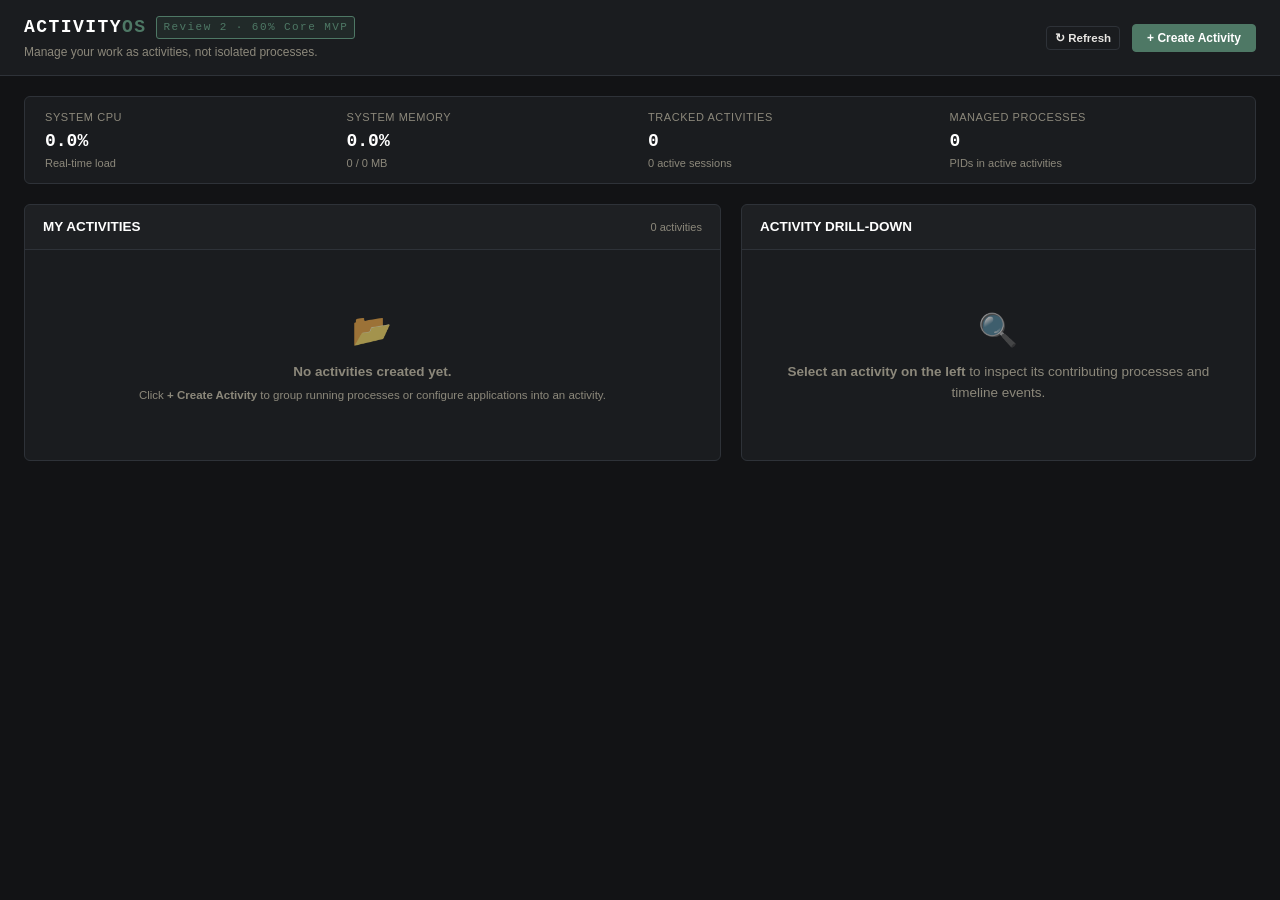
<file: activityos/ui/web/index.html>
<!DOCTYPE html>
<html lang="en">
<head>
  <meta charset="UTF-8">
  <meta name="viewport" content="width=device-width, initial-scale=1.0">
  <title>ActivityOS — Core MVP (Review 2)</title>
  <link rel="stylesheet" href="style.css">
</head>
<body>

  <!-- App Header -->
  <header class="app-header">
    <div class="brand">
      <div class="brand-title">
        <span>ACTIVITY<span style="color: var(--accent-proposed);">OS</span></span>
        <span class="version-chip">Review 2 · 60% Core MVP</span>
      </div>
      <div class="brand-subtitle">Manage your work as activities, not isolated processes.</div>
    </div>
    <div class="header-actions">
      <button class="btn btn-outline btn-sm" onclick="refreshData()" title="Refresh now">↻ Refresh</button>
      <button class="btn btn-primary" onclick="openCreateModal()">+ Create Activity</button>
    </div>
  </header>

  <!-- Main Container -->
  <div class="container">

    <!-- System Overview Ribbon -->
    <div class="system-ribbon">
      <div class="metric-item">
        <div class="metric-label">System CPU</div>
        <div class="metric-value" id="sysCpuVal">0.0%</div>
        <div class="metric-sub" id="sysCpuSub">Real-time load</div>
      </div>
      <div class="metric-item">
        <div class="metric-label">System Memory</div>
        <div class="metric-value" id="sysMemVal">0.0%</div>
        <div class="metric-sub" id="sysMemSub">0 / 0 MB</div>
      </div>
      <div class="metric-item">
        <div class="metric-label">Tracked Activities</div>
        <div class="metric-value" id="actCountVal">0</div>
        <div class="metric-sub" id="actActiveSub">0 active sessions</div>
      </div>
      <div class="metric-item">
        <div class="metric-label">Managed Processes</div>
        <div class="metric-value" id="procCountVal">0</div>
        <div class="metric-sub">PIDs in active activities</div>
      </div>
    </div>

    <!-- Layout Grid: Activities List & Drill Down Panel -->
    <div class="layout-grid">

      <!-- Left Panel: My Activities -->
      <section class="panel">
        <div class="panel-head">
          <div class="panel-title">
            <span>MY ACTIVITIES</span>
          </div>
          <span class="metric-sub" id="activitiesTotalLabel">0 activities</span>
        </div>
        <div class="panel-body" id="activitiesList">
          <div class="empty-state">
            <div class="empty-state-icon">📂</div>
            <p><strong>No activities created yet.</strong></p>
            <p style="font-size: 11.5px; margin-top: 4px;">Click <strong>+ Create Activity</strong> to group running processes or configure applications into an activity.</p>
          </div>
        </div>
      </section>

      <!-- Right Panel: Activity Drill Down & Event Log -->
      <section class="panel">
        <div class="panel-head">
          <div class="panel-title">
            <span id="drilldownTitle">ACTIVITY DRILL-DOWN</span>
          </div>
          <span class="status-badge STOPPED" id="drilldownBadge" style="display:none;">STOPPED</span>
        </div>
        <div class="panel-body" id="drilldownContent">
          <div class="empty-state">
            <div class="empty-state-icon">🔍</div>
            <p><strong>Select an activity on the left</strong> to inspect its contributing processes and timeline events.</p>
          </div>
        </div>
      </section>

    </div>

  </div>

  <!-- Create Activity Modal -->
  <div class="modal-overlay" id="createModal" style="display: none;">
    <div class="modal-content">
      <div class="modal-header">
        <div class="modal-title">Create New Activity</div>
        <button class="btn btn-outline btn-sm" onclick="closeCreateModal()">✕</button>
      </div>
      <div class="modal-body">
        
        <div class="info-banner">
          Define what you are doing (e.g. <em>Study</em>, <em>Coding</em>, <em>Research</em>) and associate real Linux processes with it.
        </div>

        <div class="form-group">
          <label class="form-label">Activity Name</label>
          <input type="text" id="newActName" class="form-input" placeholder="e.g. Study, Coding, Research, Gaming" autofocus>
        </div>

        <div class="form-group">
          <label class="form-label">Associate Running Linux Processes</label>
          <div style="display: flex; gap: 8px; margin-bottom: 6px;">
            <input type="text" id="procFilter" class="form-input" placeholder="Filter processes by name or PID..." oninput="renderProcessSelectionTable()" style="flex: 1;">
            <button class="btn btn-outline btn-sm" onclick="fetchRunningProcesses()">↻ Scan Processes</button>
          </div>

          <div class="process-select-table">
            <table class="data-table">
              <thead>
                <tr>
                  <th class="checkbox-col"><input type="checkbox" id="selectAllCheckbox" onchange="toggleSelectAll(this)"></th>
                  <th>PID</th>
                  <th>Process Name</th>
                  <th>Memory (RSS)</th>
                  <th>State</th>
                </tr>
              </thead>
              <tbody id="processSelectTbody">
                <tr><td colspan="5" style="text-align: center; color: var(--text-dim); padding: 14px;">Scanning system processes...</td></tr>
              </tbody>
            </table>
          </div>
          <div style="font-size: 11px; color: var(--text-dim); margin-top: 4px;">
            Selected PIDs: <span class="mono" id="selectedPidsSummary">None</span>
          </div>
        </div>

        <div class="form-group">
          <label class="form-label">Optional: Configured Launch Application</label>
          <input type="text" id="newActAppCommand" class="form-input mono" placeholder="e.g. code, google-chrome, python demo_workload.py">
          <span style="font-size: 10.5px; color: var(--text-dim);">When you click "Start Activity", ActivityOS will automatically spawn this command and resolve its Linux PIDs.</span>
        </div>

      </div>
      <div class="modal-footer">
        <button class="btn btn-outline" onclick="closeCreateModal()">Cancel</button>
        <button class="btn btn-primary" onclick="submitCreateActivity()">Create Activity</button>
      </div>
    </div>
  </div>

  <script src="app.js"></script>
</body>
</html>
</file>
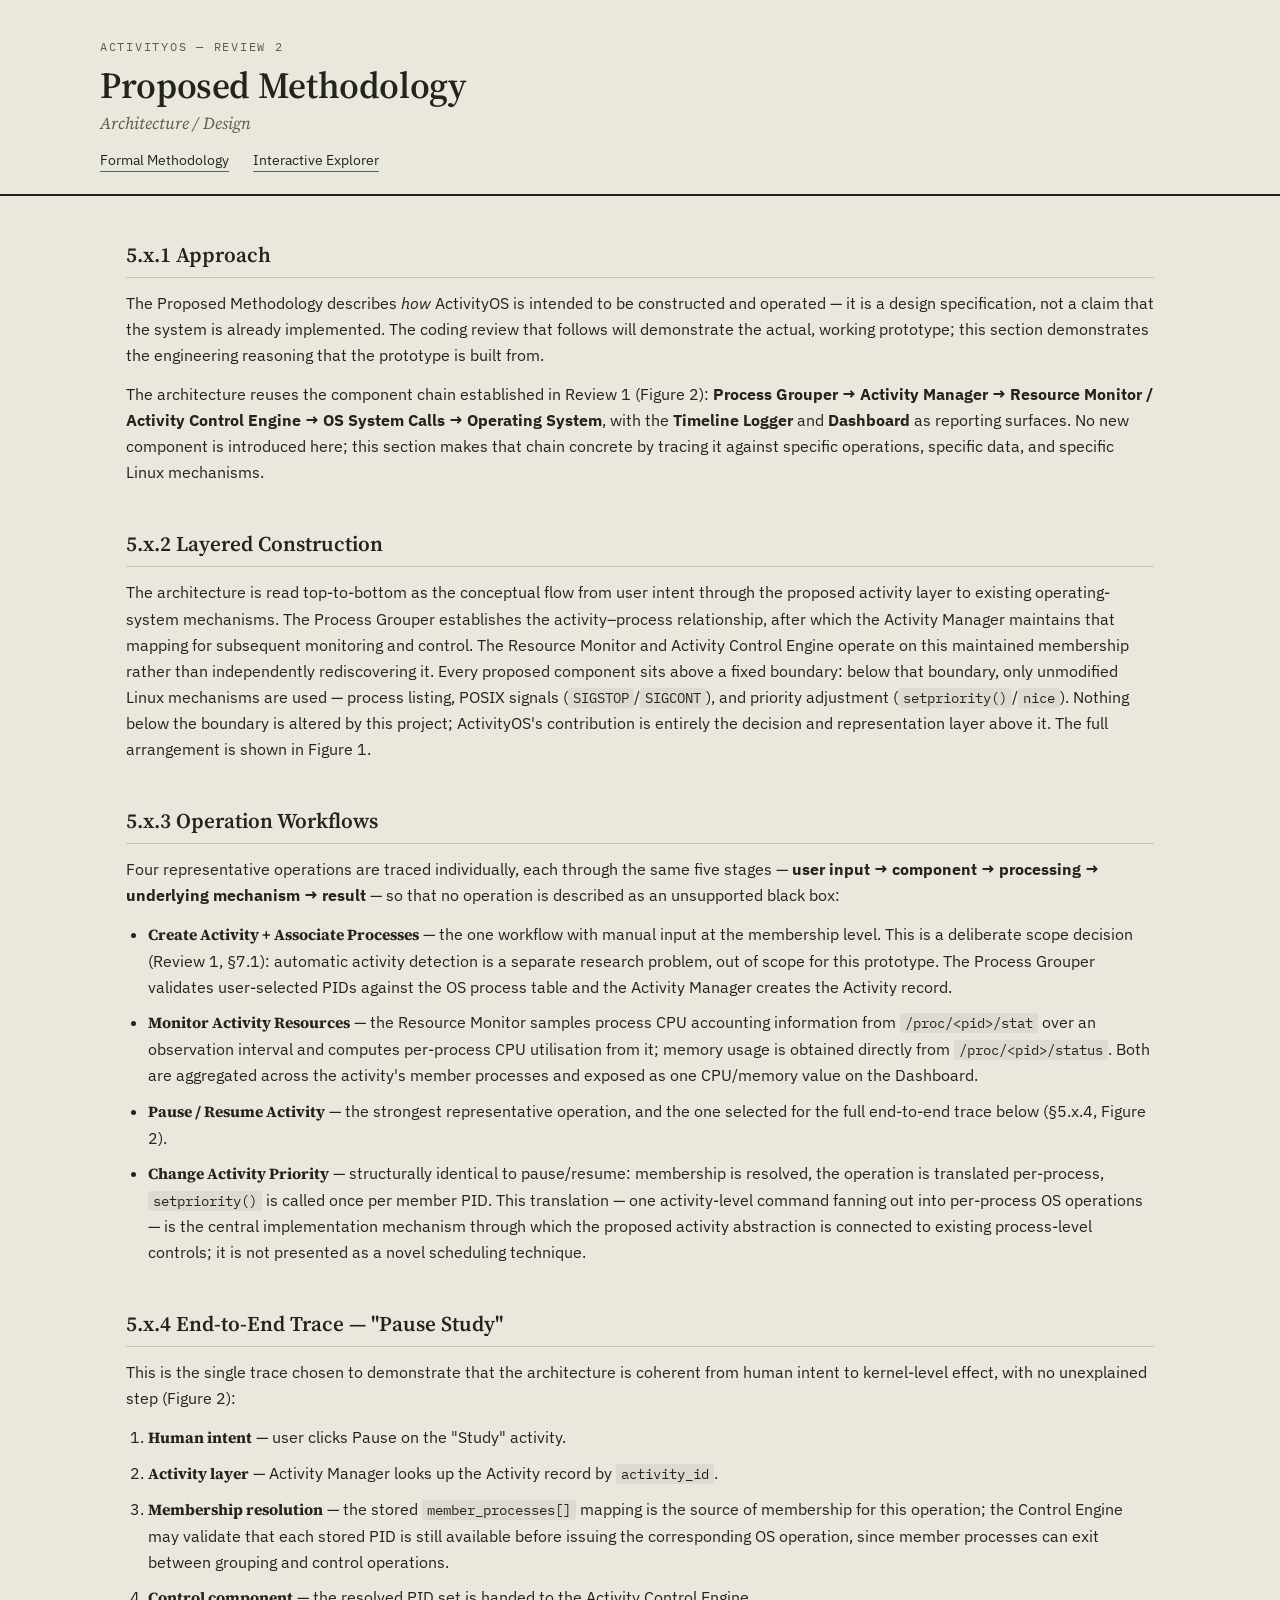
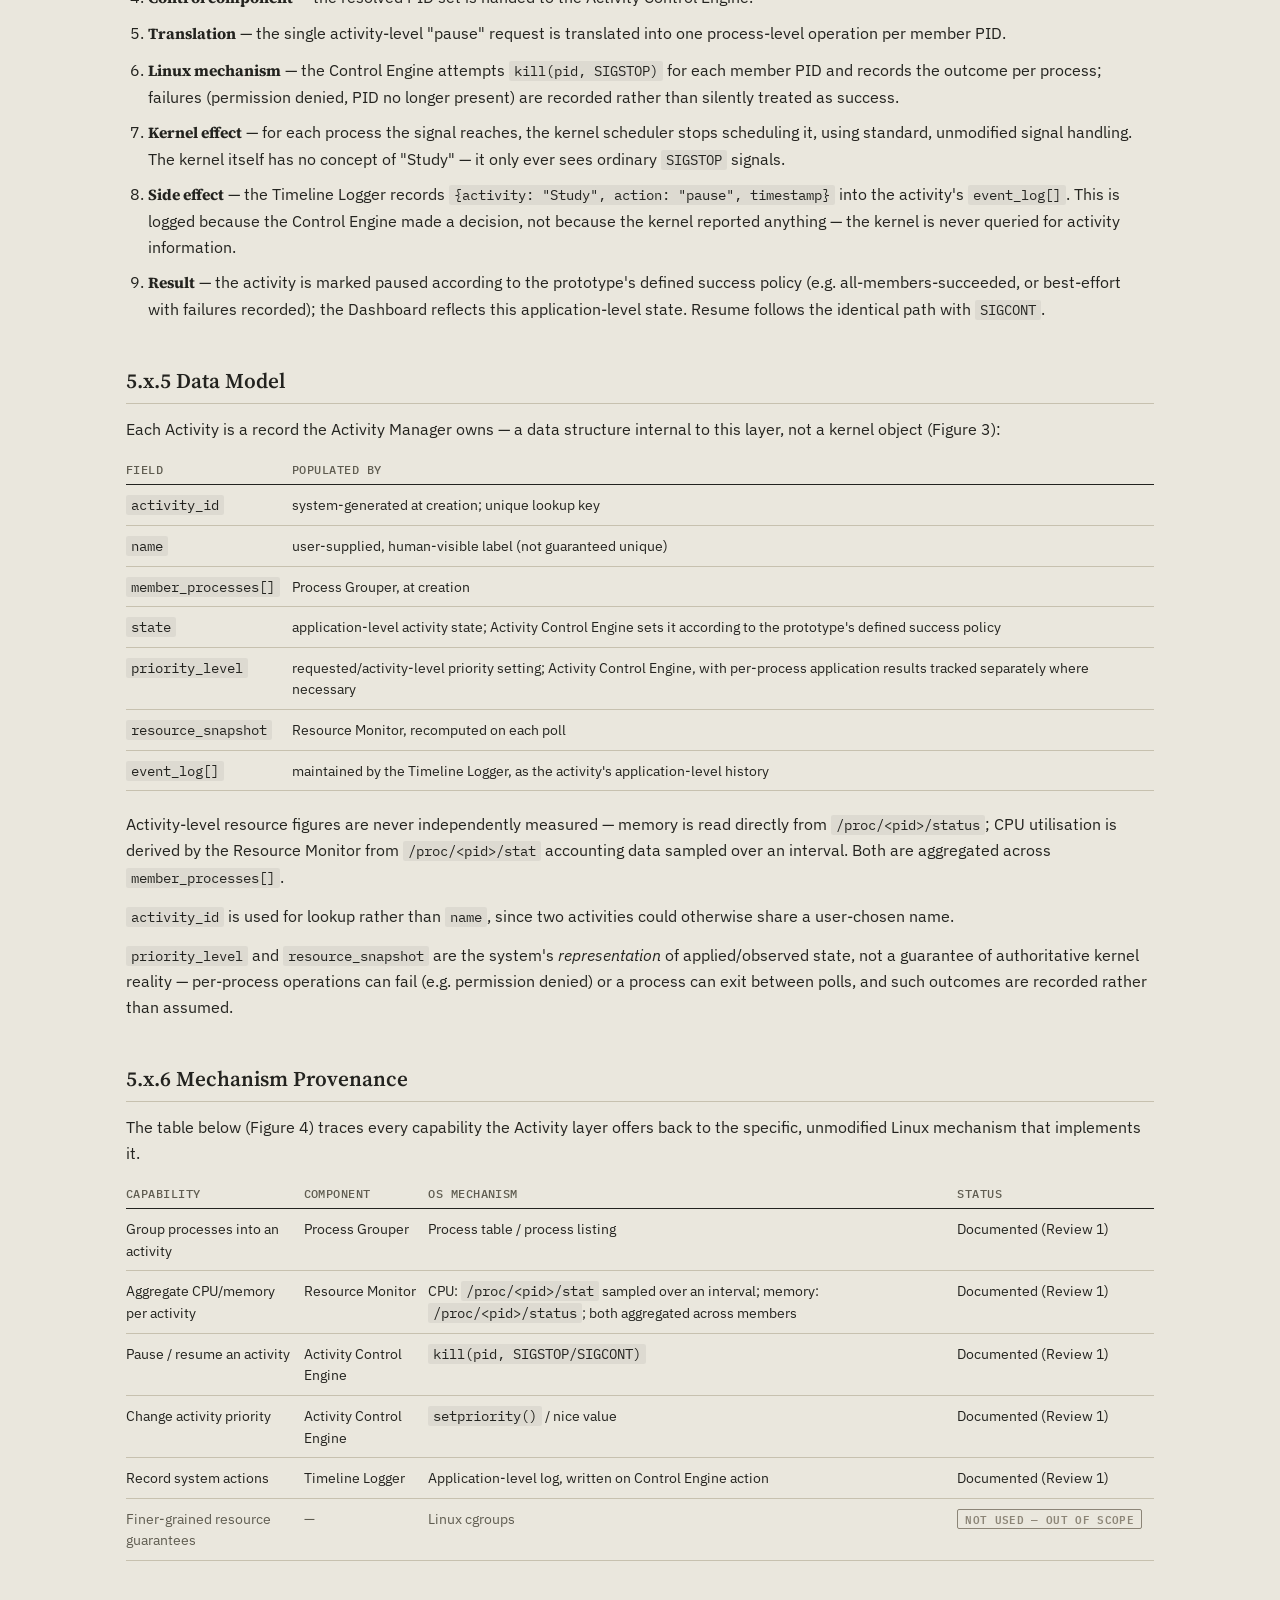
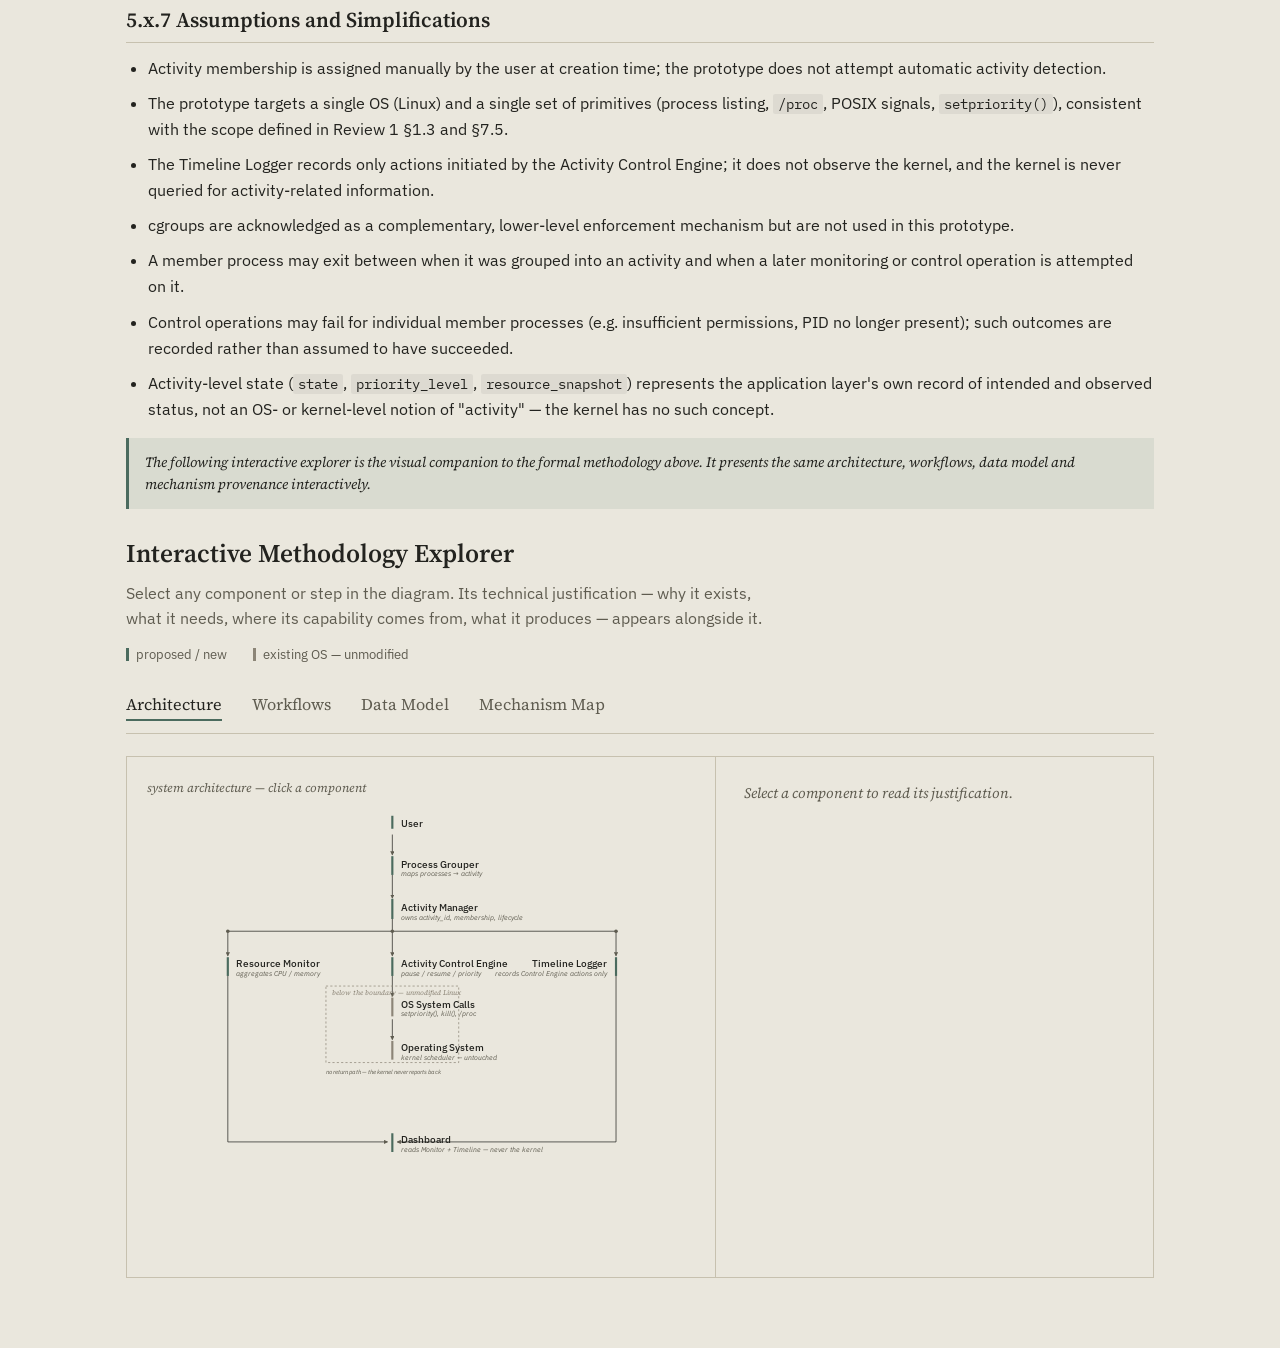
<file: Proposed Methodology.html>
<!DOCTYPE html>
<html lang="en">
<head>
<meta charset="UTF-8">
<title>ActivityOS — Proposed Methodology</title>
<style>
@import url('https://fonts.googleapis.com/css2?family=Source+Serif+4:ital,opsz,wght@0,8..60,400;0,8..60,600;1,8..60,400&family=IBM+Plex+Sans:wght@400;500;600&family=IBM+Plex+Mono:wght@400;500&display=swap');

:root{
  --paper:#EAE7DD;
  --paper-line:#C7C1AF;
  --ink:#23231F;
  --ink-dim:#5F5C50;
  --proposed:#4B6B5E;
  --proposed-bg:rgba(75,107,94,0.10);
  --existing:#8C8577;
  --existing-bg:rgba(140,133,119,0.10);
}
*{box-sizing:border-box;}
html{-webkit-print-color-adjust:exact;print-color-adjust:exact;}
body{
  margin:0;
  background:var(--paper);
  color:var(--ink);
  font-family:'IBM Plex Sans', Arial, sans-serif;
}
.serif{font-family:'Source Serif 4', Georgia, serif;}
.mono, code{font-family:'IBM Plex Mono','Courier New', monospace;}

/* ---------- MASTHEAD ---------- */
.masthead{border-bottom:2px solid var(--ink);padding:38px 26px 22px 26px;}
.masthead-inner{max-width:1080px;margin:0 auto;}
.doc-kicker{font-family:'IBM Plex Mono', monospace;font-size:0.78rem;letter-spacing:0.14em;text-transform:uppercase;color:var(--ink-dim);}
.doc-title{font-family:'Source Serif 4', Georgia, serif;font-weight:600;font-size:2.3rem;margin:6px 0 2px 0;letter-spacing:-0.01em;}
.doc-subtitle{font-family:'Source Serif 4', Georgia, serif;font-style:italic;color:var(--ink-dim);font-size:1.05rem;margin-bottom:16px;}
.top-nav{display:flex;gap:24px;}
.top-nav a{font-size:0.86rem;color:var(--ink);text-decoration:none;border-bottom:1px solid var(--proposed);padding-bottom:2px;}
.top-nav a:hover{color:var(--proposed);}

.wrap{max-width:1080px;margin:0 auto;padding:44px 26px 70px 26px;}

/* ---------- FORMAL METHODOLOGY TYPESET ---------- */
#formal h2{
  font-family:'Source Serif 4', Georgia, serif;font-weight:600;
  font-size:1.32rem;margin:44px 0 12px 0;padding-bottom:8px;
  border-bottom:1px solid var(--paper-line);
  page-break-after:avoid;break-after:avoid;
}
#formal h2:first-child{margin-top:0;}
#formal p{font-size:0.97rem;line-height:1.68;margin:0 0 13px 0;orphans:3;widows:3;}
#formal ul, #formal ol{font-size:0.97rem;line-height:1.68;padding-left:22px;margin:0 0 16px 0;}
#formal li{margin-bottom:9px;}
#formal li > strong{font-family:'Source Serif 4', Georgia, serif;}
#formal code{background:rgba(0,0,0,0.055);padding:1px 5px;border-radius:2px;font-size:0.86rem;}
#formal table{border-collapse:collapse;width:100%;margin:6px 0 20px 0;font-size:0.9rem;page-break-inside:avoid;break-inside:avoid;}
#formal table th{
  text-align:left;font-family:'IBM Plex Mono',monospace;font-size:0.72rem;letter-spacing:0.04em;
  text-transform:uppercase;color:var(--ink-dim);font-weight:500;
  border-bottom:1.5px solid var(--ink);padding:7px 12px 7px 0;
}
#formal table td{border-bottom:1px solid var(--paper-line);padding:9px 12px 9px 0;vertical-align:top;line-height:1.5;}
#formal table tr.unused-row td{color:var(--ink-dim);}
.kind-chip{display:inline-block;font-size:0.68rem;font-family:'IBM Plex Mono',monospace;letter-spacing:0.03em;padding:1px 7px;border-radius:2px;white-space:nowrap;}
.kind-chip.proposed{background:var(--proposed-bg);color:var(--proposed);}
.kind-chip.existing{background:var(--existing-bg);color:var(--existing);}
.kind-chip.unused{background:none;border:1px solid var(--existing);color:var(--existing);font-weight:600;}
.note-box{
  background:var(--proposed-bg);border-left:3px solid var(--proposed);
  padding:13px 16px;font-size:0.88rem;line-height:1.6;color:var(--ink);
  margin:0 0 26px 0;font-style:italic;font-family:'Source Serif 4', Georgia, serif;
}

/* ---------- SCREEN-ONLY LEGEND (explorer) ---------- */
header.explorer-head{margin-bottom:30px;max-width:640px;}
header.explorer-head h2{font-family:'Source Serif 4', Georgia, serif;font-weight:600;font-size:1.6rem;margin:0 0 10px 0;}
.sub{color:var(--ink-dim);font-size:0.97rem;line-height:1.6;}
.legend{display:flex;gap:26px;margin-top:16px;flex-wrap:wrap;}
.legend-item{display:flex;align-items:center;gap:7px;font-size:0.82rem;color:var(--ink-dim);}
.tick{width:3px;height:13px;flex-shrink:0;}

nav.tabs{
  display:flex;gap:30px;
  border-bottom:1px solid var(--paper-line);
  padding-bottom:12px;margin-bottom:22px;
}
nav.tabs button{
  background:none;border:none;padding:0;
  font-family:'Source Serif 4', Georgia, serif;font-size:1.02rem;
  color:var(--ink-dim);cursor:pointer;
  border-bottom:2px solid transparent;padding-bottom:4px;
}
nav.tabs button.active{color:var(--ink);border-bottom-color:var(--proposed);}
nav.tabs button:hover{color:var(--ink);}

.op-list{margin-bottom:16px;display:none;}
.op-list.show{display:block;}
.op-list span{
  font-size:0.86rem;color:var(--ink-dim);cursor:pointer;
  margin-right:22px;padding-bottom:2px;
}
.op-list span.active{color:var(--ink);font-weight:600;border-bottom:1px solid var(--proposed);}
.op-list span:hover{color:var(--ink);}

.stage{
  display:grid;
  grid-template-columns:1.35fr 1fr;
  border:1px solid var(--paper-line);
}
@media(max-width:760px){.stage{grid-template-columns:1fr;}}

.diagram-pane{padding:22px 20px;border-right:1px solid var(--paper-line);min-height:520px;}
@media(max-width:760px){.diagram-pane{border-right:none;border-bottom:1px solid var(--paper-line);}}
.annotation-pane{padding:26px 28px;min-height:520px;}

.pane-caption{font-size:0.76rem;color:var(--ink-dim);margin-bottom:14px;font-style:italic;font-family:'Source Serif 4', Georgia, serif;}

svg text{font-family:'IBM Plex Sans', Arial, sans-serif;}
.arch-svg{width:100%;height:auto;display:block;}
#fig1 .arch-svg{max-width:73%;margin:0 auto;}
.fig-field-text{font-family:'IBM Plex Mono',monospace;font-size:10.5px;fill:var(--ink);}
.fig-cat-text{font-family:'Source Serif 4', Georgia, serif;font-style:italic;font-size:11.5px;fill:var(--ink-dim);}
.fig-eg-text{font-family:'Source Serif 4', Georgia, serif;font-style:italic;font-size:11px;fill:var(--ink-dim);}
.node-hit{fill:transparent;cursor:pointer;}
.node-tick{stroke-width:3;}
.node-tick.proposed{stroke:var(--proposed);}
.node-tick.existing{stroke:var(--existing);}
.node-label{fill:var(--ink);font-size:13.5px;font-weight:500;}
.node-label.selected{fill:var(--proposed);}
.node-sub{fill:var(--ink-dim);font-size:9.5px;font-style:italic;}
.arch-line{stroke:var(--ink);stroke-width:1;fill:none;}
.arch-line-dim{stroke:var(--ink-dim);stroke-width:1;fill:none;stroke-dasharray:2,3;}
.deadend-label{fill:var(--ink-dim);font-size:9px;font-style:italic;}
.arch-joint{fill:var(--ink-dim);}
.arch-zone{fill:none;stroke:var(--existing);stroke-width:1;stroke-dasharray:3,3;}
.zone-label{fill:var(--existing);font-size:9.5px;font-style:italic;font-family:'Source Serif 4', Georgia, serif;}

.field-list, .cap-list{list-style:none;margin:0;padding:0;}
.field-list li, .cap-list li{
  padding:11px 2px;border-bottom:1px solid var(--paper-line);
  cursor:pointer;display:flex;justify-content:space-between;align-items:baseline;
  gap:10px;
}
.field-list li:hover, .cap-list li:hover{background:rgba(0,0,0,0.02);}
.field-list li.selected, .cap-list li.selected{border-bottom-color:var(--proposed);}
.f-name{font-family:'Source Serif 4', Georgia, serif;font-size:0.98rem;}
.f-name.selected{color:var(--proposed);}
.f-sub{font-size:0.76rem;color:var(--ink-dim);text-align:right;flex-shrink:0;}

.step-timeline{position:relative;padding-left:26px;}
.step-rule{position:absolute;left:8px;top:6px;bottom:6px;width:1px;background:var(--paper-line);}
.step-item{position:relative;padding:10px 0;cursor:pointer;}
.step-dot{position:absolute;left:-26px;top:14px;width:9px;height:9px;border-radius:50%;background:var(--paper);border:1.5px solid var(--existing);}
.step-item.proposed .step-dot{border-color:var(--proposed);}
.step-item.selected .step-dot{background:var(--proposed);border-color:var(--proposed);}
.step-name{font-family:'Source Serif 4', Georgia, serif;font-size:0.98rem;}
.step-item.selected .step-name{color:var(--proposed);}

.a-title{font-family:'Source Serif 4', Georgia, serif;font-size:1.25rem;font-weight:600;margin:0 0 2px 0;}
.a-kind{font-size:0.78rem;color:var(--ink-dim);margin-bottom:16px;}
.a-body p{margin:0 0 13px 0;font-size:0.92rem;line-height:1.62;color:var(--ink);}
.a-body em{color:var(--ink-dim);font-style:italic;font-family:'Source Serif 4', Georgia, serif;}
.a-body code{font-family:'IBM Plex Mono', monospace;font-size:0.84rem;background:rgba(0,0,0,0.05);padding:1px 5px;border-radius:2px;}
.a-status{display:inline-block;font-size:0.76rem;padding:3px 9px;border:1px solid var(--paper-line);color:var(--ink-dim);margin-top:4px;}
.a-status.unused{border-color:var(--existing);color:var(--existing);}
.placeholder{color:var(--ink-dim);font-size:0.9rem;font-style:italic;font-family:'Source Serif 4', Georgia, serif;}

/* ---------- PRINT FIGURES (hidden on screen) ---------- */
.figure-block{display:none;}
.fig-caption{
  font-family:'Source Serif 4', Georgia, serif;font-style:italic;font-size:0.82rem;
  color:var(--ink-dim);margin-top:8px;text-align:center;
}
.fig-frame{border:1px solid var(--paper-line);padding:18px 16px;background:rgba(255,255,255,0.35);}
.flow-figure{display:flex;flex-direction:column;gap:0;}
.flow-step{display:flex;gap:12px;padding:8px 0;border-left:2px solid var(--existing);margin-left:5px;padding-left:16px;position:relative;}
.flow-step.proposed{border-left-color:var(--proposed);}
.flow-step .fs-dot{position:absolute;left:-6px;top:12px;width:9px;height:9px;border-radius:50%;background:var(--existing);}
.flow-step.proposed .fs-dot{background:var(--proposed);}
.flow-step .fs-num{font-family:'IBM Plex Mono',monospace;font-size:0.72rem;color:var(--ink-dim);width:18px;flex-shrink:0;}
.flow-step .fs-body{flex:1;}
.flow-step .fs-title{font-family:'Source Serif 4', Georgia, serif;font-size:0.95rem;font-weight:600;}
.flow-step .fs-desc{font-size:0.84rem;color:var(--ink-dim);line-height:1.5;margin-top:2px;}
.fig-legend{display:flex;gap:22px;font-size:0.76rem;color:var(--ink-dim);margin-bottom:14px;}
.fig-legend .tick{width:10px;height:10px;border-radius:50%;display:inline-block;margin-right:5px;}

/* ---------- PRINT MEDIA ---------- */
@media print{
  body, .wrap, .masthead, .fig-frame{background:#fff !important;}
  .screen-only{display:none !important;}
  .figure-block{display:block !important;page-break-inside:avoid;break-inside:avoid;margin:22px 0 30px 0;}
  #formal h2{page-break-before:auto;}
  #formal h2.force-break{page-break-before:always;}
  .masthead{padding:0 0 16px 0;border-bottom:2px solid #000;margin-bottom:18px;}
  .wrap{padding:0;max-width:100%;}
  a{color:inherit;text-decoration:none;}
  @page{margin:1.8cm 1.6cm;}
}
@media screen{
  .print-only-note{display:none;}
}
</style>
</head>
<body>

<div class="masthead">
  <div class="masthead-inner">
    <div class="doc-kicker">ActivityOS — Review 2</div>
    <h1 class="doc-title">Proposed Methodology</h1>
    <div class="doc-subtitle">Architecture / Design</div>
    <nav class="top-nav screen-only">
      <a href="#formal">Formal Methodology</a>
      <a href="#explorer">Interactive Explorer</a>
    </nav>
  </div>
</div>

<main class="wrap">

<!-- ============================================================ -->
<!-- FORMAL METHODOLOGY                                            -->
<!-- ============================================================ -->
<section id="formal">

<h2>5.x.1 Approach</h2>
<p>The Proposed Methodology describes <em>how</em> ActivityOS is intended to be constructed and operated — it is a design specification, not a claim that the system is already implemented. The coding review that follows will demonstrate the actual, working prototype; this section demonstrates the engineering reasoning that the prototype is built from.</p>
<p>The architecture reuses the component chain established in Review 1 (Figure 2): <strong>Process Grouper → Activity Manager → Resource Monitor / Activity Control Engine → OS System Calls → Operating System</strong>, with the <strong>Timeline Logger</strong> and <strong>Dashboard</strong> as reporting surfaces. No new component is introduced here; this section makes that chain concrete by tracing it against specific operations, specific data, and specific Linux mechanisms.</p>

<h2>5.x.2 Layered Construction</h2>
<p>The architecture is read top-to-bottom as the conceptual flow from user intent through the proposed activity layer to existing operating-system mechanisms. The Process Grouper establishes the activity–process relationship, after which the Activity Manager maintains that mapping for subsequent monitoring and control. The Resource Monitor and Activity Control Engine operate on this maintained membership rather than independently rediscovering it. Every proposed component sits above a fixed boundary: below that boundary, only unmodified Linux mechanisms are used — process listing, POSIX signals (<code>SIGSTOP</code>/<code>SIGCONT</code>), and priority adjustment (<code>setpriority()</code>/<code>nice</code>). Nothing below the boundary is altered by this project; ActivityOS's contribution is entirely the decision and representation layer above it. The full arrangement is shown in Figure 1.</p>

<div class="figure-block" id="fig1">
  <div class="fig-frame">
    <div class="fig-legend">
      <span><span class="tick" style="background:var(--proposed);border-radius:0;"></span>proposed / new</span>
      <span><span class="tick" style="background:var(--existing);border-radius:0;"></span>existing OS — unmodified</span>
    </div>
    <svg class="arch-svg" viewBox="0 0 760 500" xmlns="http://www.w3.org/2000/svg">
      <defs>
        <marker id="archArrowP" viewBox="0 0 8 8" refX="6.5" refY="4" markerWidth="6" markerHeight="6" orient="auto-start-reverse">
          <path d="M0,0 L8,4 L0,8 Z" fill="var(--ink-dim)"/>
        </marker>
      </defs>
      <line class="arch-line" x1="340" y1="34" x2="340" y2="62" marker-end="url(#archArrowP)"/>
      <line class="arch-line" x1="340" y1="90" x2="340" y2="122" marker-end="url(#archArrowP)"/>
      <line class="arch-line" x1="340" y1="150" x2="340" y2="168"/>
      <line class="arch-line" x1="112" y1="168" x2="650" y2="168"/>
      <line class="arch-line" x1="112" y1="168" x2="112" y2="202" marker-end="url(#archArrowP)"/>
      <line class="arch-line" x1="340" y1="168" x2="340" y2="202" marker-end="url(#archArrowP)"/>
      <line class="arch-line" x1="650" y1="168" x2="650" y2="202" marker-end="url(#archArrowP)"/>
      <circle class="arch-joint" cx="340" cy="168" r="2.5"/>
      <circle class="arch-joint" cx="112" cy="168" r="2.5"/>
      <circle class="arch-joint" cx="650" cy="168" r="2.5"/>
      <line class="arch-line" x1="340" y1="230" x2="340" y2="258" marker-end="url(#archArrowP)"/>
      <line class="arch-line" x1="340" y1="290" x2="340" y2="318" marker-end="url(#archArrowP)"/>
      <rect class="arch-zone" x="248" y="244" width="184" height="106"/>
      <text x="256" y="257" class="zone-label">below the boundary — unmodified Linux</text>
      <text x="248" y="366" class="deadend-label">no return path — the kernel never reports back</text>
      <path class="arch-line" d="M112,230 V460 H333" marker-end="url(#archArrowP)"/>
      <path class="arch-line" d="M650,230 V460 H347" marker-end="url(#archArrowP)"/>
      <g><rect class="node-hit" x="300" y="6" width="160" height="28"/><line class="node-tick proposed" x1="340" y1="8" x2="340" y2="26"/><text x="352" y="24" class="node-label">User</text></g>
      <g><rect class="node-hit" x="300" y="62" width="230" height="30"/><line class="node-tick proposed" x1="340" y1="64" x2="340" y2="90"/><text x="352" y="80" class="node-label">Process Grouper</text><text x="352" y="92" class="node-sub">maps processes → activity</text></g>
      <g><rect class="node-hit" x="300" y="122" width="260" height="30"/><line class="node-tick proposed" x1="340" y1="123" x2="340" y2="151" stroke-width="4"/><text x="352" y="140" class="node-label">Activity Manager</text><text x="352" y="152" class="node-sub">owns activity_id, membership, lifecycle</text></g>
      <g><rect class="node-hit" x="100" y="202" width="150" height="30"/><line class="node-tick proposed" x1="112" y1="204" x2="112" y2="230"/><text x="124" y="218" class="node-label">Resource Monitor</text><text x="124" y="230" class="node-sub">aggregates CPU / memory</text></g>
      <g><rect class="node-hit" x="270" y="202" width="230" height="30"/><line class="node-tick proposed" x1="340" y1="204" x2="340" y2="230"/><text x="352" y="218" class="node-label">Activity Control Engine</text><text x="352" y="230" class="node-sub">pause / resume / priority</text></g>
      <g><rect class="node-hit" x="510" y="202" width="150" height="30"/><line class="node-tick proposed" x1="650" y1="204" x2="650" y2="230"/><text x="638" y="218" text-anchor="end" class="node-label">Timeline Logger</text><text x="638" y="230" text-anchor="end" class="node-sub">records Control Engine actions only</text></g>
      <g><rect class="node-hit" x="270" y="258" width="160" height="30"/><line class="node-tick existing" x1="340" y1="260" x2="340" y2="286"/><text x="352" y="274" class="node-label">OS System Calls</text><text x="352" y="286" class="node-sub">setpriority(), kill(), /proc</text></g>
      <g><rect class="node-hit" x="270" y="318" width="160" height="30"/><line class="node-tick existing" x1="340" y1="320" x2="340" y2="346"/><text x="352" y="334" class="node-label">Operating System</text><text x="352" y="346" class="node-sub">kernel scheduler — untouched</text></g>
      <g><rect class="node-hit" x="270" y="446" width="220" height="30"/><line class="node-tick proposed" x1="340" y1="448" x2="340" y2="474" stroke-width="4"/><text x="352" y="462" class="node-label">Dashboard</text><text x="352" y="474" class="node-sub">reads Monitor + Timeline — never the kernel</text></g>
    </svg>
  </div>
  <div class="fig-caption">Figure 1. Proposed Activity-Centric Architecture</div>
</div>

<h2>5.x.3 Operation Workflows</h2>
<p>Four representative operations are traced individually, each through the same five stages — <strong>user input → component → processing → underlying mechanism → result</strong> — so that no operation is described as an unsupported black box:</p>
<ul>
  <li><strong>Create Activity + Associate Processes</strong> — the one workflow with manual input at the membership level. This is a deliberate scope decision (Review 1, §7.1): automatic activity detection is a separate research problem, out of scope for this prototype. The Process Grouper validates user-selected PIDs against the OS process table and the Activity Manager creates the Activity record.</li>
  <li><strong>Monitor Activity Resources</strong> — the Resource Monitor samples process CPU accounting information from <code>/proc/&lt;pid&gt;/stat</code> over an observation interval and computes per-process CPU utilisation from it; memory usage is obtained directly from <code>/proc/&lt;pid&gt;/status</code>. Both are aggregated across the activity's member processes and exposed as one CPU/memory value on the Dashboard.</li>
  <li><strong>Pause / Resume Activity</strong> — the strongest representative operation, and the one selected for the full end-to-end trace below (§5.x.4, Figure 2).</li>
  <li><strong>Change Activity Priority</strong> — structurally identical to pause/resume: membership is resolved, the operation is translated per-process, <code>setpriority()</code> is called once per member PID. This translation — one activity-level command fanning out into per-process OS operations — is the central implementation mechanism through which the proposed activity abstraction is connected to existing process-level controls; it is not presented as a novel scheduling technique.</li>
</ul>

<h2>5.x.4 End-to-End Trace — "Pause Study"</h2>
<p>This is the single trace chosen to demonstrate that the architecture is coherent from human intent to kernel-level effect, with no unexplained step (Figure 2):</p>
<ol>
  <li><strong>Human intent</strong> — user clicks Pause on the "Study" activity.</li>
  <li><strong>Activity layer</strong> — Activity Manager looks up the Activity record by <code>activity_id</code>.</li>
  <li><strong>Membership resolution</strong> — the stored <code>member_processes[]</code> mapping is the source of membership for this operation; the Control Engine may validate that each stored PID is still available before issuing the corresponding OS operation, since member processes can exit between grouping and control operations.</li>
  <li><strong>Control component</strong> — the resolved PID set is handed to the Activity Control Engine.</li>
  <li><strong>Translation</strong> — the single activity-level "pause" request is translated into one process-level operation per member PID.</li>
  <li><strong>Linux mechanism</strong> — the Control Engine attempts <code>kill(pid, SIGSTOP)</code> for each member PID and records the outcome per process; failures (permission denied, PID no longer present) are recorded rather than silently treated as success.</li>
  <li><strong>Kernel effect</strong> — for each process the signal reaches, the kernel scheduler stops scheduling it, using standard, unmodified signal handling. The kernel itself has no concept of "Study" — it only ever sees ordinary <code>SIGSTOP</code> signals.</li>
  <li><strong>Side effect</strong> — the Timeline Logger records <code>{activity: "Study", action: "pause", timestamp}</code> into the activity's <code>event_log[]</code>. This is logged because the Control Engine made a decision, not because the kernel reported anything — the kernel is never queried for activity information.</li>
  <li><strong>Result</strong> — the activity is marked paused according to the prototype's defined success policy (e.g. all-members-succeeded, or best-effort with failures recorded); the Dashboard reflects this application-level state. Resume follows the identical path with <code>SIGCONT</code>.</li>
</ol>

<div class="figure-block" id="fig2">
  <div class="fig-frame">
    <div class="fig-legend">
      <span><span class="tick" style="background:var(--proposed);"></span>proposed / new</span>
      <span><span class="tick" style="background:var(--existing);"></span>existing OS — unmodified</span>
    </div>
    <div class="flow-figure">
      <div class="flow-step proposed"><div class="fs-dot"></div><span class="fs-num">1</span><div class="fs-body"><div class="fs-title">Human Intent</div><div class="fs-desc">User clicks Pause on the "Study" activity.</div></div></div>
      <div class="flow-step proposed"><div class="fs-dot"></div><span class="fs-num">2</span><div class="fs-body"><div class="fs-title">Activity Layer</div><div class="fs-desc">Activity Manager looks up the Activity record by activity_id.</div></div></div>
      <div class="flow-step proposed"><div class="fs-dot"></div><span class="fs-num">3</span><div class="fs-body"><div class="fs-title">Membership Resolution</div><div class="fs-desc">member_processes[] is read; PIDs validated as still available.</div></div></div>
      <div class="flow-step proposed"><div class="fs-dot"></div><span class="fs-num">4</span><div class="fs-body"><div class="fs-title">Control Component</div><div class="fs-desc">Resolved PID set handed to the Activity Control Engine.</div></div></div>
      <div class="flow-step proposed"><div class="fs-dot"></div><span class="fs-num">5</span><div class="fs-body"><div class="fs-title">Translation</div><div class="fs-desc">One activity-level "pause" becomes one operation per member PID.</div></div></div>
      <div class="flow-step"><div class="fs-dot"></div><span class="fs-num">6</span><div class="fs-body"><div class="fs-title">Linux Mechanism</div><div class="fs-desc">kill(pid, SIGSTOP) attempted per PID; outcome recorded per process.</div></div></div>
      <div class="flow-step"><div class="fs-dot"></div><span class="fs-num">7</span><div class="fs-body"><div class="fs-title">Kernel Effect</div><div class="fs-desc">Kernel stops scheduling each successfully-signaled process; the kernel has no concept of "Study".</div></div></div>
      <div class="flow-step proposed"><div class="fs-dot"></div><span class="fs-num">8</span><div class="fs-body"><div class="fs-title">Side Effect</div><div class="fs-desc">Timeline Logger appends {activity, action, timestamp} to event_log[].</div></div></div>
      <div class="flow-step proposed"><div class="fs-dot"></div><span class="fs-num">9</span><div class="fs-body"><div class="fs-title">Result</div><div class="fs-desc">Activity marked paused per defined success policy; Dashboard reflects state. Resume follows the identical path with SIGCONT.</div></div></div>
    </div>
  </div>
  <div class="fig-caption">Figure 2. End-to-End Activity Control Workflow — "Pause Study"</div>
</div>

<h2>5.x.5 Data Model</h2>
<p>Each Activity is a record the Activity Manager owns — a data structure internal to this layer, not a kernel object (Figure 3):</p>
<table>
<tr><th>Field</th><th>Populated by</th></tr>
<tr><td><code>activity_id</code></td><td>system-generated at creation; unique lookup key</td></tr>
<tr><td><code>name</code></td><td>user-supplied, human-visible label (not guaranteed unique)</td></tr>
<tr><td><code>member_processes[]</code></td><td>Process Grouper, at creation</td></tr>
<tr><td><code>state</code></td><td>application-level activity state; Activity Control Engine sets it according to the prototype's defined success policy</td></tr>
<tr><td><code>priority_level</code></td><td>requested/activity-level priority setting; Activity Control Engine, with per-process application results tracked separately where necessary</td></tr>
<tr><td><code>resource_snapshot</code></td><td>Resource Monitor, recomputed on each poll</td></tr>
<tr><td><code>event_log[]</code></td><td>maintained by the Timeline Logger, as the activity's application-level history</td></tr>
</table>
<p>Activity-level resource figures are never independently measured — memory is read directly from <code>/proc/&lt;pid&gt;/status</code>; CPU utilisation is derived by the Resource Monitor from <code>/proc/&lt;pid&gt;/stat</code> accounting data sampled over an interval. Both are aggregated across <code>member_processes[]</code>.</p>
<p><code>activity_id</code> is used for lookup rather than <code>name</code>, since two activities could otherwise share a user-chosen name.</p>
<p><code>priority_level</code> and <code>resource_snapshot</code> are the system's <em>representation</em> of applied/observed state, not a guarantee of authoritative kernel reality — per-process operations can fail (e.g. permission denied) or a process can exit between polls, and such outcomes are recorded rather than assumed.</p>

<div class="figure-block" id="fig3">
  <div class="fig-frame">
    <svg class="arch-svg" viewBox="0 0 700 195" xmlns="http://www.w3.org/2000/svg">
      <defs>
        <marker id="fig3Arrow" viewBox="0 0 8 8" refX="6.5" refY="4" markerWidth="6" markerHeight="6" orient="auto-start-reverse">
          <path d="M0,0 L8,4 L0,8 Z" fill="var(--ink-dim)"/>
        </marker>
      </defs>
      <!-- root -->
      <rect class="node-hit" x="270" y="6" width="160" height="26"/>
      <line class="node-tick proposed" x1="350" y1="8" x2="350" y2="32" stroke-width="4"/>
      <text x="350" y="24" text-anchor="middle" class="node-label">ACTIVITY</text>
      <!-- bus -->
      <line class="arch-line" x1="350" y1="32" x2="350" y2="50"/>
      <line class="arch-line" x1="120" y1="50" x2="560" y2="50"/>
      <line class="arch-line" x1="120" y1="50" x2="120" y2="66" marker-end="url(#fig3Arrow)"/>
      <line class="arch-line" x1="350" y1="50" x2="350" y2="66" marker-end="url(#fig3Arrow)"/>
      <line class="arch-line" x1="560" y1="50" x2="560" y2="66" marker-end="url(#fig3Arrow)"/>
      <circle class="arch-joint" cx="350" cy="50" r="2.5"/>
      <circle class="arch-joint" cx="120" cy="50" r="2.5"/>
      <circle class="arch-joint" cx="560" cy="50" r="2.5"/>
      <!-- category labels -->
      <text x="120" y="80" text-anchor="middle" class="fig-cat-text">identity</text>
      <text x="350" y="80" text-anchor="middle" class="fig-cat-text">membership</text>
      <text x="560" y="80" text-anchor="middle" class="fig-cat-text">application state</text>
      <!-- identity fields -->
      <line class="node-tick proposed" x1="70" y1="94" x2="70" y2="108"/>
      <text x="78" y="105" class="fig-field-text">activity_id</text>
      <line class="node-tick proposed" x1="70" y1="116" x2="70" y2="130"/>
      <text x="78" y="127" class="fig-field-text">name</text>
      <!-- membership field -->
      <line class="node-tick proposed" x1="300" y1="94" x2="300" y2="108"/>
      <text x="308" y="105" class="fig-field-text">member_processes[]</text>
      <!-- application state fields -->
      <line class="node-tick proposed" x1="510" y1="94" x2="510" y2="108"/>
      <text x="518" y="105" class="fig-field-text">state</text>
      <line class="node-tick proposed" x1="510" y1="116" x2="510" y2="130"/>
      <text x="518" y="127" class="fig-field-text">priority_level</text>
      <line class="node-tick proposed" x1="510" y1="138" x2="510" y2="152"/>
      <text x="518" y="149" class="fig-field-text">resource_snapshot</text>
      <line class="node-tick proposed" x1="510" y1="160" x2="510" y2="174"/>
      <text x="518" y="171" class="fig-field-text">event_log[]</text>
    </svg>
  </div>
  <div class="fig-caption">Figure 3. Activity Data Model — identity, process membership, and application-level state, all owned by the Activity Manager (not the kernel)</div>
</div>

<h2>5.x.6 Mechanism Provenance</h2>
<p>The table below (Figure 4) traces every capability the Activity layer offers back to the specific, unmodified Linux mechanism that implements it.</p>
<table>
<tr><th>Capability</th><th>Component</th><th>OS mechanism</th><th>Status</th></tr>
<tr><td>Group processes into an activity</td><td>Process Grouper</td><td>Process table / process listing</td><td>Documented (Review 1)</td></tr>
<tr><td>Aggregate CPU/memory per activity</td><td>Resource Monitor</td><td>CPU: <code>/proc/&lt;pid&gt;/stat</code> sampled over an interval; memory: <code>/proc/&lt;pid&gt;/status</code>; both aggregated across members</td><td>Documented (Review 1)</td></tr>
<tr><td>Pause / resume an activity</td><td>Activity Control Engine</td><td><code>kill(pid, SIGSTOP/SIGCONT)</code></td><td>Documented (Review 1)</td></tr>
<tr><td>Change activity priority</td><td>Activity Control Engine</td><td><code>setpriority()</code> / nice value</td><td>Documented (Review 1)</td></tr>
<tr><td>Record system actions</td><td>Timeline Logger</td><td>Application-level log, written on Control Engine action</td><td>Documented (Review 1)</td></tr>
<tr class="unused-row"><td>Finer-grained resource guarantees</td><td>—</td><td>Linux cgroups</td><td><span class="kind-chip unused">NOT USED — OUT OF SCOPE</span></td></tr>
</table>

<div class="figure-block" id="fig4">
  <div class="fig-frame">
    <svg class="arch-svg" viewBox="0 0 700 260" xmlns="http://www.w3.org/2000/svg">
      <defs>
        <marker id="fig4Arrow" viewBox="0 0 8 8" refX="6.5" refY="4" markerWidth="6" markerHeight="6" orient="auto-start-reverse">
          <path d="M0,0 L8,4 L0,8 Z" fill="var(--ink-dim)"/>
        </marker>
      </defs>
      <!-- spine -->
      <line class="arch-line" x1="120" y1="36" x2="120" y2="64" marker-end="url(#fig4Arrow)"/>
      <line class="arch-line" x1="120" y1="96" x2="120" y2="124" marker-end="url(#fig4Arrow)"/>
      <line class="arch-line" x1="120" y1="156" x2="120" y2="184" marker-end="url(#fig4Arrow)"/>

      <!-- Capability -->
      <rect class="node-hit" x="20" y="8" width="200" height="28"/>
      <line class="node-tick proposed" x1="30" y1="10" x2="30" y2="34" stroke-width="4"/>
      <text x="42" y="27" class="node-label">Capability</text>
      <text x="240" y="27" class="fig-eg-text">e.g. "pause the Study activity"</text>

      <!-- Component -->
      <rect class="node-hit" x="20" y="68" width="200" height="28"/>
      <line class="node-tick proposed" x1="30" y1="70" x2="30" y2="94" stroke-width="4"/>
      <text x="42" y="87" class="node-label">ActivityOS Component</text>
      <text x="240" y="87" class="fig-eg-text">e.g. Activity Control Engine</text>

      <!-- Mechanism -->
      <rect class="node-hit" x="20" y="128" width="200" height="28"/>
      <line class="node-tick existing" x1="30" y1="130" x2="30" y2="154"/>
      <text x="42" y="147" class="node-label">Linux Mechanism</text>
      <text x="240" y="147" class="fig-eg-text">e.g. kill(pid, SIGSTOP/SIGCONT)</text>

      <!-- Effect -->
      <rect class="node-hit" x="20" y="188" width="200" height="28"/>
      <line class="node-tick existing" x1="30" y1="190" x2="30" y2="214"/>
      <text x="42" y="207" class="node-label">Effect</text>
      <text x="240" y="207" class="fig-eg-text">e.g. kernel stops scheduling the process</text>

      <!-- cgroups out-of-scope note -->
      <rect class="arch-zone" x="20" y="230" width="420" height="24"/>
      <text x="30" y="246" class="zone-label">cgroups — considered, Review 1 §7.2 — not used in this prototype</text>
    </svg>
  </div>
  <div class="fig-caption">Figure 4. Mechanism Provenance — every capability follows this same fixed translation from activity-level request down to kernel-level effect (full capability list in the table above)</div>
</div>

<h2>5.x.7 Assumptions and Simplifications</h2>
<ul>
  <li>Activity membership is assigned manually by the user at creation time; the prototype does not attempt automatic activity detection.</li>
  <li>The prototype targets a single OS (Linux) and a single set of primitives (process listing, <code>/proc</code>, POSIX signals, <code>setpriority()</code>), consistent with the scope defined in Review 1 §1.3 and §7.5.</li>
  <li>The Timeline Logger records only actions initiated by the Activity Control Engine; it does not observe the kernel, and the kernel is never queried for activity-related information.</li>
  <li>cgroups are acknowledged as a complementary, lower-level enforcement mechanism but are not used in this prototype.</li>
  <li>A member process may exit between when it was grouped into an activity and when a later monitoring or control operation is attempted on it.</li>
  <li>Control operations may fail for individual member processes (e.g. insufficient permissions, PID no longer present); such outcomes are recorded rather than assumed to have succeeded.</li>
  <li>Activity-level state (<code>state</code>, <code>priority_level</code>, <code>resource_snapshot</code>) represents the application layer's own record of intended and observed status, not an OS- or kernel-level notion of "activity" — the kernel has no such concept.</li>
</ul>

</section>

<!-- ============================================================ -->
<!-- INTERACTIVE EXPLORER (screen only)                            -->
<!-- ============================================================ -->
<section id="explorer" class="screen-only">
  <div class="note-box">The following interactive explorer is the visual companion to the formal methodology above. It presents the same architecture, workflows, data model and mechanism provenance interactively.</div>

  <header class="explorer-head">
    <h2>Interactive Methodology Explorer</h2>
    <div class="sub">Select any component or step in the diagram. Its technical justification — why it exists, what it needs, where its capability comes from, what it produces — appears alongside it.</div>
    <div class="legend">
      <div class="legend-item"><span class="tick" style="background:var(--proposed);"></span> proposed / new</div>
      <div class="legend-item"><span class="tick" style="background:var(--existing);"></span> existing OS — unmodified</div>
    </div>
  </header>

  <nav class="tabs">
    <button class="active" data-tab="arch">Architecture</button>
    <button data-tab="flow">Workflows</button>
    <button data-tab="data">Data Model</button>
    <button data-tab="map">Mechanism Map</button>
  </nav>

  <div class="op-list" id="opList"></div>

  <div class="stage">
    <div class="diagram-pane">
      <div class="pane-caption" id="paneCaption">system architecture — click a component</div>
      <div id="diagram"></div>
    </div>
    <div class="annotation-pane" id="annotation">
      <div class="placeholder">Select a component to read its justification.</div>
    </div>
  </div>
</section>

</main>

<script>
/* ---------- CONTENT ---------- */

const archNodes = [
  {id:'user', label:'User', kind:'proposed',
   detail:{why:'The user reasons and issues commands in activity terms — "pause Study" — not process terms. This is exactly the gap Review 1 identifies: activities are not first-class in the OS model, so the user normally has to translate manually.',
   mech:'None. This is a human decision, not a system call — nothing to invoke yet.',
   data:'Activity name + requested action, entered once.',
   result:'A request enters the activity layer instead of being manually broken into per-process actions.'}},
  {id:'grouper', label:'Process Grouper', kind:'proposed', sub:'maps processes → activity',
   detail:{why:'Someone has to establish the activity↔process link in the first place — nothing later in the chain can do this, because the OS has no notion of "activity" to consult.',
   mech:'Existing OS process table / process listing interface. Read-only; no kernel change needed.',
   data:'In: user-selected PIDs. Out: a validated PID set.',
   result:'The PID set is handed to the Activity Manager, to be stored under the new activity\'s <code>activity_id</code>.'}},
  {id:'manager', label:'Activity Manager', kind:'proposed', sub:'owns identity + membership + lifecycle',
   detail:{why:'Single owner of the activity↔process mapping. The Resource Monitor and Activity Control Engine both read from this record independently — they operate on this maintained membership rather than rediscovering it themselves.',
   mech:'Internal application data structure. No OS mechanism at this stage — pure bookkeeping.',
   data:'Holds: <code>activity_id</code>, <code>name</code>, <code>member_processes[]</code>, <code>state</code>.',
   result:'Resource Monitor and Control Engine each receive a resolved PID set on demand, keyed by <code>activity_id</code>.'}},
  {id:'monitor', label:'Resource Monitor', kind:'proposed', sub:'aggregates CPU / memory',
   detail:{why:'Activity-level resource use is not stored anywhere by the OS; it must be computed fresh from process-level data every time it is requested. It reads the Activity Manager\'s membership directly, in parallel with the Control Engine.',
   mech:'CPU: samples process CPU accounting information from <code>/proc/&lt;pid&gt;/stat</code> over an observation interval and computes per-process utilisation from it. Memory: read directly from <code>/proc/&lt;pid&gt;/status</code>. Both are Linux <code>/proc</code> process information, aggregated across the member set.',
   data:'In: PID set. Out: one aggregated CPU% + memory figure.',
   result:'Activity record\'s <code>resource_snapshot</code> updates; feeds the Dashboard directly.'}},
  {id:'control', label:'Activity Control Engine', kind:'proposed', sub:'pause / resume / priority',
   detail:{why:'This is the central implementation mechanism through which the proposed activity abstraction is connected to existing process-level OS controls — translating one activity-level command into many process-level operations. It is not claimed as a novel scheduling technique; the novelty is the abstraction, not this translation.',
   mech:'<code>kill(pid, SIGSTOP/SIGCONT)</code> for pause/resume; <code>setpriority()</code> for priority change.',
   data:'In: PID set + requested operation. Out: one syscall attempt per member PID.',
   result:'Reaches the kernel through OS System Calls; also branches to the Timeline Logger to record the decision.'}},
  {id:'syscalls', label:'OS System Calls', kind:'existing', sub:'setpriority(), kill(), /proc',
   detail:{why:'Named explicitly, as its own layer, to make clear the Control Engine never bypasses normal system calls — it has no special kernel access the project introduces.',
   mech:'Standard POSIX / Linux system calls — unmodified, usable by any ordinary process.',
   data:'Syscall arguments: pid, signal or priority value.',
   result:'The request reaches the kernel through the exact same path any program would use.'}},
  {id:'kernel', label:'Operating System', kind:'existing', sub:'kernel scheduler, process table — untouched',
   detail:{why:'This is the existing system the project deliberately does not modify — and it is a deliberate dead end in the diagram: the kernel has no channel back to the activity layer.',
   mech:'Standard, unmodified kernel scheduler and process table.',
   data:'Receives a standard system call, nothing activity-specific.',
   result:'Process state changes (stopped, resumed, reweighted) where the call succeeds. The kernel never learns what "Study" is, and never reports back — which is exactly why the Timeline Logger exists as a separate path.'}},
  {id:'timeline', label:'Timeline Logger', kind:'proposed', sub:'records Control Engine actions only',
   detail:{why:'Makes Control Engine decisions auditable — directly addresses the "opacity of background task behaviour" problem named in Review 1\'s motivation. It branches off the Control Engine, not the kernel, because the kernel has nothing to report.',
   mech:'Application-level log, written by the Control Engine itself at the moment it attempts an action.',
   data:'<code>{ activity, action, timestamp }</code> — appended to that activity\'s <code>event_log[]</code>.',
   result:'Feeds the Dashboard\'s timeline view.'}},
  {id:'dashboard', label:'Dashboard', kind:'proposed', sub:'activity-grouped view + timeline',
   detail:{why:'The single interaction surface where the fragmentation problem from Review 1 (four unrelated process entries) is actually resolved for the user. It draws from two independent sources — Resource Monitor and Timeline Logger — not from the kernel.',
   mech:'Reads Activity Manager, Resource Monitor and Timeline Logger records. No OS interaction of its own.',
   data:'In: aggregated Activity records. Out: grouped view + timeline.',
   result:'User sees one "Study" activity, not four disconnected processes.'}},
];

const workflows = {
  create:{label:'Create Activity', steps:[
    {id:'in', label:'User Input', kind:'proposed', detail:{why:'User names a new activity (e.g. "Study Session") and selects the currently running processes that belong to it.',
      mech:'None yet — this is the one workflow with manual input at the membership level, a deliberate scope decision (Review 1, §7.1): automatic detection is a separate, unsolved problem.',
      data:'Activity name + selected PIDs.', result:'Request passed to Process Grouper.'}},
    {id:'grp', label:'Process Grouper', kind:'proposed', detail:{why:'Validates that the selected processes actually exist before they are trusted as an activity\'s membership.',
      mech:'Process table lookup per selected PID.', data:'In: candidate PIDs. Out: validated PID set.', result:'Handed to Activity Manager.'}},
    {id:'mgr', label:'Activity Manager', kind:'proposed', detail:{why:'Creates the persistent record this activity will be referenced by for every later operation.',
      mech:'Internal bookkeeping — no OS call.', data:'New record: <code>activity_id</code>, <code>name</code>, <code>member_processes[]</code>, <code>state</code> = active.', result:'"Study" now exists as an addressable activity, keyed by <code>activity_id</code>.'}},
  ]},
  monitor:{label:'Monitor Resources', steps:[
    {id:'trig', label:'Trigger', kind:'proposed', detail:{why:'Runs continuously or on demand — no state-changing signal is ever sent during this workflow.',
      mech:'Dashboard open, or scheduled refresh.', data:'—', result:'Resource Monitor invoked for each active activity.'}},
    {id:'read', label:'Resource Monitor', kind:'proposed', detail:{why:'Activity-level figures don\'t exist anywhere until computed — this step computes them.',
      mech:'CPU: <code>/proc/&lt;pid&gt;/stat</code> sampled over an interval, converted to utilisation. Memory: <code>/proc/&lt;pid&gt;/status</code>, read directly.', data:'In: member_processes[]. Out: per-process CPU/mem.', result:'Values are aggregated into one figure per activity.'}},
    {id:'exp', label:'Expose', kind:'proposed', detail:{why:'The point of aggregation is to give the user one number instead of several.',
      mech:'None — write to Activity record.', data:'<code>resource_snapshot</code> updated.', result:'Dashboard shows one CPU%/memory value per activity.'}},
  ]},
  pause:{label:'Pause "Study" — end to end', steps:[
    {id:'intent', label:'Human Intent', kind:'proposed', detail:{why:'User clicks Pause on the "Study" activity — the command is issued at the activity level, exactly as Review 1 argues users naturally think.',
      mech:'None yet.', data:'Activity <code>activity_id</code> for "Study".', result:'Request enters Activity Manager.'}},
    {id:'lookup', label:'Activity Layer', kind:'proposed', detail:{why:'The system needs to know which record "Study" refers to before anything else can happen.',
      mech:'Record lookup by <code>activity_id</code> — not by the user-visible name, which is not guaranteed unique.', data:'In: activity_id. Out: matching Activity record.', result:'Record located.'}},
    {id:'resolve', label:'Membership Resolution', kind:'proposed', detail:{why:'The stored <code>member_processes[]</code> mapping is the source of membership for this operation — built earlier by the Process Grouper.',
      mech:'Read member_processes[] off the record; the Control Engine may validate that each stored PID is still available, since a member process can exit between grouping and control time.', data:'PID set for "Study".', result:'Handed to Control Engine.'}},
    {id:'ctrl', label:'Control Component', kind:'proposed', detail:{why:'A single activity-level request must fan out into one action per process.',
      mech:'Activity Control Engine receives PID set + "pause".', data:'PID set + operation.', result:'Per-process operations are queued.'}},
    {id:'mech', label:'Linux Mechanism', kind:'existing', detail:{why:'Pausing a process is not invented by this project — it reuses the exact mechanism any program can use on itself or a child.',
      mech:'<code>kill(pid, SIGSTOP)</code> attempted once per member PID; the outcome of each attempt is recorded.', data:'One syscall attempt per PID.', result:'Signal delivered where the process still exists and permission allows it; failures are recorded rather than assumed successful.'}},
    {id:'kern', label:'Kernel Effect', kind:'existing', detail:{why:'Confirms the claim at the heart of the project: the kernel is never modified and never told what "Study" is.',
      mech:'Standard, unmodified signal handling in the scheduler.', data:'—', result:'Each successfully-signaled process stops being scheduled.'}},
    {id:'log', label:'Side Effect', kind:'proposed', detail:{why:'Makes the decision auditable — logged because the Control Engine acted, not because the kernel reported anything.',
      mech:'Timeline Logger writes an entry at the moment the Control Engine attempts kill().', data:'<code>{activity:"Study", action:"pause", time}</code>', result:'Entry appended to event_log[] on the Activity record.'}},
    {id:'result', label:'Result', kind:'proposed', detail:{why:'Closes the loop back to what the user asked for, without overstating certainty about every member process.',
      mech:'—', data:'Activity record state updated, per the prototype\'s defined success policy.', result:'Dashboard reflects this application-level state. Resume follows the identical path with SIGCONT.'}},
  ]},
  priority:{label:'Change Priority', steps:[
    {id:'in', label:'User Input', kind:'proposed', detail:{why:'User sets "Gaming" activity priority to high.', mech:'None yet.', data:'Activity_id + requested nice value.', result:'Passed to Activity Manager.'}},
    {id:'resolve', label:'Membership Resolution', kind:'proposed', detail:{why:'Same pattern as pause/resume — priority must be applied per process, so membership must be resolved first.',
      mech:'Read member_processes[] off the "Gaming" record.', data:'PID set.', result:'Handed to Control Engine.'}},
    {id:'mech', label:'Linux Mechanism', kind:'existing', detail:{why:'No new scheduling concept is introduced — the existing per-process priority mechanism is reused, once per member.',
      mech:'<code>setpriority()</code> attempted once per member PID.', data:'PID + nice value, per process.', result:'Kernel scheduler reweights each successfully-updated process.'}},
    {id:'result', label:'Result', kind:'proposed', detail:{why:'No process state transition occurs here — processes keep running, just reweighted. Per-process calls can still fail independently.',
      mech:'Timeline Logger records the change and any per-process failures.', data:'<code>priority_level</code> updated to reflect the requested setting.', result:'Dashboard reflects the priority the system attempted to apply — its own representation, not a guarantee of uniform kernel state.'}},
  ]},
};

const dataFields = [
  {id:'activity_id', label:'activity_id', kind:'proposed', sub:'system-generated',
   detail:{why:'Every operation needs a lookup key that is guaranteed unique — the user-visible name is not, since two activities could otherwise both be called "Study."',
   mech:'—', data:'Generated once, at creation.', result:'Used as the lookup key for every later operation.'}},
  {id:'name', label:'name', kind:'proposed', sub:'user-visible label',
   detail:{why:'The user still needs a recognizable label ("Study") — this is what the Dashboard displays, kept separate from the internal lookup key.',
   mech:'—', data:'Set once, at creation, by user input. Not guaranteed unique.', result:'Displayed on the Dashboard; never used as a lookup key.'}},
  {id:'members', label:'member_processes[]', kind:'proposed', sub:'set of PIDs',
   detail:{why:'The actual bridge between the activity abstraction and process reality — everything downstream operates on this set, never on the name or id directly.',
   mech:'Populated by Process Grouper from the OS process table.', data:'Read by Resource Monitor and Control Engine on every operation.', result:'Determines exactly which processes are affected by any activity-level command.'}},
  {id:'state', label:'state', kind:'proposed', sub:'application-level activity state',
   detail:{why:'The user needs to know at a glance whether an activity is currently running or paused, without checking each process.',
   mech:'Set by Activity Control Engine according to the prototype\'s defined success policy — not a raw report of kernel state.', data:'Reflects the outcome of the last pause/resume attempt across member processes.', result:'Drives what the Dashboard displays and which actions are offered next.'}},
  {id:'priority', label:'priority_level', kind:'proposed', sub:'requested / activity-level setting',
   detail:{why:'Gives the user one priority value to look at without re-querying every process, without claiming that value is authoritative kernel state.',
   mech:'Updated by Activity Control Engine after setpriority() is attempted per member PID; per-process results tracked separately where they diverge.',
   data:'Represents the requested/intended setting for the activity.', result:'Provides an activity-level representation of the priority the system attempted to apply — not a guarantee every member process reached it.'}},
  {id:'resource', label:'resource_snapshot', kind:'proposed', sub:'CPU% + memory',
   detail:{why:'Without this field, the Dashboard would have to re-read /proc for every render — this caches the last aggregation.',
   mech:'Recomputed by Resource Monitor from /proc reads on each poll.', data:'Sum of member processes\' CPU and memory figures.', result:'What the Dashboard actually displays as "activity resource usage."'}},
  {id:'events', label:'event_log[]', kind:'proposed', sub:'maintained by Timeline Logger',
   detail:{why:'Directly answers Review 1\'s transparency objective — the user can see what the system did and when, not just its current state.',
   mech:'This is where the Timeline Logger writes: the logger is the component, event_log[] is the field it appends to — one history, not two mechanisms.', data:'{action, timestamp, outcome} entries, appended whenever the Control Engine acts.', result:'Rendered as the Dashboard\'s timeline view.'}},
];

const mapItems = [
  {id:'group', label:'Group processes into an activity', kind:'proposed', sub:'Process Grouper',
   detail:{why:'Establishes the one link nothing else in the system can derive on its own.', mech:'Process table / process listing (read-only).', data:'user-selected PIDs → validated PID set.', result:'Stored as member_processes[] on the Activity record.', status:'doc'}},
  {id:'agg', label:'Aggregate resource usage', kind:'proposed', sub:'Resource Monitor',
   detail:{why:'No OS facility reports "per-activity" usage — it has to be computed here.', mech:'CPU: /proc/&lt;pid&gt;/stat sampled over an interval, converted to utilisation. Memory: /proc/&lt;pid&gt;/status, read directly. Both are Linux /proc process information, aggregated across members.', data:'PID set → CPU%/memory figure.', result:'resource_snapshot on the Activity record.', status:'doc'}},
  {id:'pauseres', label:'Pause / resume an activity', kind:'proposed', sub:'Activity Control Engine',
   detail:{why:'Turns one user command into the right number of process-level signal attempts.', mech:'kill(pid, SIGSTOP) / SIGCONT, attempted once per member PID; outcome recorded per PID.', data:'PID set + operation → one syscall attempt per PID.', result:'Kernel stops/resumes scheduling each successfully-signaled process; failures are recorded, not assumed away.', status:'doc'}},
  {id:'prio', label:'Change activity priority', kind:'proposed', sub:'Activity Control Engine',
   detail:{why:'Same translation pattern as pause/resume, different mechanism.', mech:'setpriority() / nice, attempted once per member PID.', data:'PID set + nice value → one syscall attempt per PID.', result:'Kernel scheduler reweights each successfully-updated process; the record reflects the requested setting, not a guaranteed uniform state.', status:'doc'}},
  {id:'log', label:'Record what the system did', kind:'proposed', sub:'Timeline Logger',
   detail:{why:'Addresses the transparency gap named in Review 1\'s motivation.', mech:'Application-level log, written when Control Engine acts.', data:'{activity, action, time} → appended entry.', result:'Feeds Dashboard timeline.', status:'doc'}},
  {id:'cgroups', label:'Finer-grained resource guarantees', kind:'existing', sub:'not used',
   detail:{why:'Considered in Review 1 §7.2 as a complementary, lower-level enforcement mechanism — kept here only so the prototype\'s boundary is explicit, not because it is used.', mech:'Linux cgroups.', data:'—', result:'Out of scope for this prototype.', status:'unused'}},
];

/* ---------- ARCHITECTURE DIAGRAM (SVG) ---------- */

function archSVG(){
  return `
  <svg class="arch-svg" viewBox="0 0 760 500" xmlns="http://www.w3.org/2000/svg">
    <defs>
      <marker id="archArrow" viewBox="0 0 8 8" refX="6.5" refY="4" markerWidth="6" markerHeight="6" orient="auto-start-reverse">
        <path d="M0,0 L8,4 L0,8 Z" fill="var(--ink-dim)"/>
      </marker>
    </defs>

    <line class="arch-line" x1="340" y1="34" x2="340" y2="62" marker-end="url(#archArrow)"/>
    <line class="arch-line" x1="340" y1="90" x2="340" y2="122" marker-end="url(#archArrow)"/>

    <line class="arch-line" x1="340" y1="150" x2="340" y2="168"/>
    <line class="arch-line" x1="112" y1="168" x2="650" y2="168"/>
    <line class="arch-line" x1="112" y1="168" x2="112" y2="202" marker-end="url(#archArrow)"/>
    <line class="arch-line" x1="340" y1="168" x2="340" y2="202" marker-end="url(#archArrow)"/>
    <line class="arch-line" x1="650" y1="168" x2="650" y2="202" marker-end="url(#archArrow)"/>
    <circle class="arch-joint" cx="340" cy="168" r="2.5"/>
    <circle class="arch-joint" cx="112" cy="168" r="2.5"/>
    <circle class="arch-joint" cx="650" cy="168" r="2.5"/>

    <line class="arch-line" x1="340" y1="230" x2="340" y2="258" marker-end="url(#archArrow)"/>
    <line class="arch-line" x1="340" y1="290" x2="340" y2="318" marker-end="url(#archArrow)"/>

    <rect class="arch-zone" x="248" y="244" width="184" height="106"/>
    <text x="256" y="257" class="zone-label">below the boundary — unmodified Linux</text>
    <text x="248" y="366" class="deadend-label">no return path — the kernel never reports back</text>

    <path class="arch-line" d="M112,230 V460 H333" marker-end="url(#archArrow)"/>
    <path class="arch-line" d="M650,230 V460 H347" marker-end="url(#archArrow)"/>

    <g class="arch-node" data-id="user">
      <rect class="node-hit" x="300" y="6" width="160" height="28"/>
      <line class="node-tick proposed" x1="340" y1="8" x2="340" y2="26"/>
      <text x="352" y="24" class="node-label">User</text>
    </g>

    <g class="arch-node" data-id="grouper">
      <rect class="node-hit" x="300" y="62" width="230" height="30"/>
      <line class="node-tick proposed" x1="340" y1="64" x2="340" y2="90"/>
      <text x="352" y="80" class="node-label">Process Grouper</text>
      <text x="352" y="92" class="node-sub">maps processes → activity</text>
    </g>

    <g class="arch-node" data-id="manager">
      <rect class="node-hit" x="300" y="122" width="260" height="30"/>
      <line class="node-tick proposed" x1="340" y1="123" x2="340" y2="151" stroke-width="4"/>
      <text x="352" y="140" class="node-label">Activity Manager</text>
      <text x="352" y="152" class="node-sub">owns activity_id, membership, lifecycle</text>
    </g>

    <g class="arch-node" data-id="monitor">
      <rect class="node-hit" x="100" y="202" width="150" height="30"/>
      <line class="node-tick proposed" x1="112" y1="204" x2="112" y2="230"/>
      <text x="124" y="218" class="node-label">Resource Monitor</text>
      <text x="124" y="230" class="node-sub">aggregates CPU / memory</text>
    </g>

    <g class="arch-node" data-id="control">
      <rect class="node-hit" x="270" y="202" width="230" height="30"/>
      <line class="node-tick proposed" x1="340" y1="204" x2="340" y2="230"/>
      <text x="352" y="218" class="node-label">Activity Control Engine</text>
      <text x="352" y="230" class="node-sub">pause / resume / priority</text>
    </g>

    <g class="arch-node" data-id="timeline">
      <rect class="node-hit" x="510" y="202" width="150" height="30"/>
      <line class="node-tick proposed" x1="650" y1="204" x2="650" y2="230"/>
      <text x="638" y="218" text-anchor="end" class="node-label">Timeline Logger</text>
      <text x="638" y="230" text-anchor="end" class="node-sub">records Control Engine actions only</text>
    </g>

    <g class="arch-node" data-id="syscalls">
      <rect class="node-hit" x="270" y="258" width="160" height="30"/>
      <line class="node-tick existing" x1="340" y1="260" x2="340" y2="286"/>
      <text x="352" y="274" class="node-label">OS System Calls</text>
      <text x="352" y="286" class="node-sub">setpriority(), kill(), /proc</text>
    </g>

    <g class="arch-node" data-id="kernel">
      <rect class="node-hit" x="270" y="318" width="160" height="30"/>
      <line class="node-tick existing" x1="340" y1="320" x2="340" y2="346"/>
      <text x="352" y="334" class="node-label">Operating System</text>
      <text x="352" y="346" class="node-sub">kernel scheduler — untouched</text>
    </g>

    <g class="arch-node" data-id="dashboard">
      <rect class="node-hit" x="270" y="446" width="220" height="30"/>
      <line class="node-tick proposed" x1="340" y1="448" x2="340" y2="474" stroke-width="4"/>
      <text x="352" y="462" class="node-label">Dashboard</text>
      <text x="352" y="474" class="node-sub">reads Monitor + Timeline — never the kernel</text>
    </g>
  </svg>`;
}

/* ---------- RENDER ---------- */

const diagram = document.getElementById('diagram');
const annotation = document.getElementById('annotation');
const paneCaption = document.getElementById('paneCaption');
const opList = document.getElementById('opList');
let currentTab = 'arch';
let currentOp = 'create';

function renderAnnotation(item){
  const d = item.detail;
  const kindLabel = item.kind === 'proposed' ? 'proposed / new' : 'existing — unmodified';
  let html = `<div class="a-title">${item.label}</div><div class="a-kind">${kindLabel}${item.sub?' · '+item.sub:''}</div><div class="a-body">`;
  if(d.why) html += `<p><em>Why —</em> ${d.why}</p>`;
  if(d.mech) html += `<p><em>Mechanism —</em> ${d.mech}</p>`;
  if(d.data) html += `<p><em>Data —</em> ${d.data}</p>`;
  if(d.result) html += `<p><em>Result —</em> ${d.result}</p>`;
  html += `</div>`;
  if(item.status){
    const cls = item.status==='doc'?'':'unused';
    const txt = item.status==='doc'?'documented — Review 1':'not used in this prototype';
    html += `<span class="a-status ${cls}">${txt}</span>`;
  }
  annotation.innerHTML = html;
}

function clearSelection(root){
  root.querySelectorAll('.selected').forEach(el=>el.classList.remove('selected'));
  root.querySelectorAll('.node-label.selected').forEach(el=>el.classList.remove('selected'));
}

function renderArch(){
  paneCaption.textContent = 'system architecture — click a component';
  opList.classList.remove('show');
  diagram.innerHTML = archSVG();
  diagram.querySelectorAll('.arch-node').forEach(g=>{
    g.addEventListener('click', ()=>{
      diagram.querySelectorAll('.node-label').forEach(l=>l.classList.remove('selected'));
      g.querySelector('.node-label').classList.add('selected');
      const item = archNodes.find(n=>n.id===g.dataset.id);
      renderAnnotation(item);
    });
  });
  annotation.innerHTML = '<div class="placeholder">Select a component to read its justification.</div>';
}

function renderFlow(opId){
  currentOp = opId;
  paneCaption.textContent = 'operation trace — click a step';
  opList.classList.add('show');
  opList.innerHTML = '';
  Object.keys(workflows).forEach(k=>{
    const s = document.createElement('span');
    s.className = k===opId ? 'active' : '';
    s.textContent = workflows[k].label;
    s.onclick = ()=>renderFlow(k);
    opList.appendChild(s);
  });
  const steps = workflows[opId].steps;
  diagram.innerHTML = `<div class="step-timeline"><div class="step-rule"></div></div>`;
  const timeline = diagram.querySelector('.step-timeline');
  steps.forEach(s=>{
    const item = document.createElement('div');
    item.className = 'step-item' + (s.kind==='proposed' ? ' proposed' : '');
    item.dataset.id = s.id;
    item.innerHTML = `<div class="step-dot"></div><div class="step-name">${s.label}</div>`;
    item.onclick = ()=>{
      timeline.querySelectorAll('.step-item').forEach(x=>x.classList.remove('selected'));
      item.classList.add('selected');
      renderAnnotation(s);
    };
    timeline.appendChild(item);
  });
  annotation.innerHTML = '<div class="placeholder">Select a step to read what happens, the mechanism used, and the result.</div>';
}

function renderList(items, caption){
  paneCaption.textContent = caption;
  opList.classList.remove('show');
  diagram.innerHTML = '<ul class="field-list"></ul>';
  const ul = diagram.querySelector('.field-list');
  items.forEach(it=>{
    const li = document.createElement('li');
    li.dataset.id = it.id;
    li.innerHTML = `<span class="f-name">${it.label}</span><span class="f-sub">${it.sub||''}</span>`;
    li.onclick = ()=>{
      ul.querySelectorAll('li').forEach(x=>{x.classList.remove('selected'); x.querySelector('.f-name').classList.remove('selected');});
      li.classList.add('selected');
      li.querySelector('.f-name').classList.add('selected');
      renderAnnotation(it);
    };
    ul.appendChild(li);
  });
  annotation.innerHTML = '<div class="placeholder">Select an item to read its justification.</div>';
}

const renderers = {
  arch: renderArch,
  flow: ()=>renderFlow(currentOp),
  data: ()=>renderList(dataFields, 'activity record — click a field'),
  map: ()=>renderList(mapItems, 'capabilities — click one to trace its provenance'),
};

document.querySelectorAll('nav.tabs button').forEach(t=>{
  t.onclick = ()=>{
    document.querySelectorAll('nav.tabs button').forEach(x=>x.classList.remove('active'));
    t.classList.add('active');
    currentTab = t.dataset.tab;
    renderers[currentTab]();
  };
});

renderArch();
</script>
</body>
</html>
</file>
<file: activityos/ui/web/style.css>
/* ActivityOS Desktop UI Theme
   OS-level technical aesthetic: clean, monospace accents, high-contrast, offline-first.
*/

:root {
  --bg-primary: #121315;
  --bg-secondary: #1a1c1f;
  --bg-tertiary: #23262b;
  --border-color: #2e3238;
  --border-focus: #4b6b5e;
  
  --text-main: #e8e6e3;
  --text-dim: #8c887b;
  --text-bright: #ffffff;
  
  --accent-proposed: #4e7865;
  --accent-proposed-hover: #5d8e78;
  --accent-dim: rgba(78, 120, 101, 0.15);
  
  --status-active: #4caf50;
  --status-paused: #ffb74d;
  --status-stopped: #9e9e9e;
  --status-error: #ef5350;
  
  --font-sans: -apple-system, BlinkMacSystemFont, "Segoe UI", Roboto, "Helvetica Neue", Arial, sans-serif;
  --font-mono: "Consolas", "Courier New", monospace;
}

* {
  box-sizing: border-box;
  margin: 0;
  padding: 0;
}

body {
  background-color: var(--bg-primary);
  color: var(--text-main);
  font-family: var(--font-sans);
  font-size: 13.5px;
  line-height: 1.5;
  user-select: none;
  overflow-x: hidden;
}

.mono {
  font-family: var(--font-mono);
}

/* App Header */
.app-header {
  background-color: var(--bg-secondary);
  border-bottom: 1px solid var(--border-color);
  padding: 14px 24px;
  display: flex;
  justify-content: space-between;
  align-items: center;
}

.brand {
  display: flex;
  flex-direction: column;
}

.brand-title {
  font-family: var(--font-mono);
  font-size: 18px;
  font-weight: 700;
  letter-spacing: 0.08em;
  color: var(--text-bright);
  display: flex;
  align-items: center;
  gap: 10px;
}

.version-chip {
  font-size: 11px;
  font-weight: 500;
  background-color: var(--accent-dim);
  color: var(--accent-proposed);
  border: 1px solid var(--accent-proposed);
  padding: 2px 6px;
  border-radius: 3px;
}

.brand-subtitle {
  font-size: 12px;
  color: var(--text-dim);
  margin-top: 2px;
}

.header-actions {
  display: flex;
  gap: 12px;
  align-items: center;
}

/* Buttons */
.btn {
  font-family: var(--font-sans);
  font-size: 12px;
  font-weight: 600;
  padding: 6px 14px;
  border-radius: 4px;
  cursor: pointer;
  border: 1px solid transparent;
  transition: all 0.15s ease;
  display: inline-flex;
  align-items: center;
  gap: 6px;
}

.btn-primary {
  background-color: var(--accent-proposed);
  color: var(--text-bright);
  border-color: var(--accent-proposed);
}

.btn-primary:hover {
  background-color: var(--accent-proposed-hover);
}

.btn-outline {
  background-color: transparent;
  color: var(--text-main);
  border-color: var(--border-color);
}

.btn-outline:hover {
  background-color: var(--bg-tertiary);
  border-color: var(--text-dim);
}

.btn-sm {
  padding: 4px 8px;
  font-size: 11.5px;
}

.btn-danger {
  background-color: rgba(239, 83, 80, 0.15);
  color: #ff7b78;
  border-color: rgba(239, 83, 80, 0.4);
}

.btn-danger:hover {
  background-color: rgba(239, 83, 80, 0.3);
}

.btn-warning {
  background-color: rgba(255, 183, 77, 0.15);
  color: #ffb74d;
  border-color: rgba(255, 183, 77, 0.4);
}

.btn-warning:hover {
  background-color: rgba(255, 183, 77, 0.25);
}

.btn-success {
  background-color: rgba(76, 175, 80, 0.15);
  color: #81c784;
  border-color: rgba(76, 175, 80, 0.4);
}

.btn-success:hover {
  background-color: rgba(76, 175, 80, 0.25);
}

/* Main Container Layout */
.container {
  max-width: 1300px;
  margin: 0 auto;
  padding: 20px 24px 60px 24px;
  display: flex;
  flex-direction: column;
  gap: 20px;
}

/* System Overview Ribbon */
.system-ribbon {
  background-color: var(--bg-secondary);
  border: 1px solid var(--border-color);
  border-radius: 6px;
  padding: 12px 20px;
  display: grid;
  grid-template-columns: repeat(4, 1fr);
  gap: 16px;
}

.metric-item {
  display: flex;
  flex-direction: column;
}

.metric-label {
  font-size: 11px;
  color: var(--text-dim);
  text-transform: uppercase;
  letter-spacing: 0.05em;
}

.metric-value {
  font-family: var(--font-mono);
  font-size: 18px;
  font-weight: 600;
  color: var(--text-bright);
  margin-top: 2px;
}

.metric-sub {
  font-size: 11px;
  color: var(--text-dim);
}

/* Two Column Layout */
.layout-grid {
  display: grid;
  grid-template-columns: 1.15fr 0.85fr;
  gap: 20px;
}

/* Panel Containers */
.panel {
  background-color: var(--bg-secondary);
  border: 1px solid var(--border-color);
  border-radius: 6px;
  display: flex;
  flex-direction: column;
  overflow: hidden;
}

.panel-head {
  padding: 12px 18px;
  background-color: rgba(255, 255, 255, 0.02);
  border-bottom: 1px solid var(--border-color);
  display: flex;
  justify-content: space-between;
  align-items: center;
}

.panel-title {
  font-size: 13.5px;
  font-weight: 600;
  color: var(--text-bright);
  display: flex;
  align-items: center;
  gap: 8px;
}

.panel-body {
  padding: 16px;
  overflow-y: auto;
}

/* Activity Cards List */
.activity-card {
  background-color: var(--bg-tertiary);
  border: 1px solid var(--border-color);
  border-radius: 5px;
  padding: 16px;
  margin-bottom: 14px;
  transition: border-color 0.15s ease;
  position: relative;
}

.activity-card:hover {
  border-color: #40454d;
}

.activity-card.selected {
  border-color: var(--accent-proposed);
  box-shadow: 0 0 0 1px var(--accent-proposed);
}

.activity-card-header {
  display: flex;
  justify-content: space-between;
  align-items: center;
  margin-bottom: 12px;
}

.activity-name {
  font-size: 15px;
  font-weight: 600;
  color: var(--text-bright);
}

.status-badge {
  font-family: var(--font-mono);
  font-size: 10.5px;
  font-weight: 600;
  padding: 2px 8px;
  border-radius: 3px;
  text-transform: uppercase;
  letter-spacing: 0.05em;
  display: inline-flex;
  align-items: center;
  gap: 6px;
}

.status-dot {
  width: 7px;
  height: 7px;
  border-radius: 50%;
  display: inline-block;
}

.status-badge.ACTIVE {
  background-color: rgba(76, 175, 80, 0.15);
  color: #81c784;
  border: 1px solid rgba(76, 175, 80, 0.4);
}
.status-badge.ACTIVE .status-dot {
  background-color: var(--status-active);
}

.status-badge.PAUSED {
  background-color: rgba(255, 183, 77, 0.15);
  color: #ffb74d;
  border: 1px solid rgba(255, 183, 77, 0.4);
}
.status-badge.PAUSED .status-dot {
  background-color: var(--status-paused);
}

.status-badge.STOPPED {
  background-color: rgba(158, 158, 158, 0.12);
  color: #b0bec5;
  border: 1px solid rgba(158, 158, 158, 0.3);
}
.status-badge.STOPPED .status-dot {
  background-color: var(--status-stopped);
}

.activity-stats-row {
  display: grid;
  grid-template-columns: repeat(3, 1fr);
  gap: 12px;
  background-color: rgba(0, 0, 0, 0.2);
  padding: 10px 14px;
  border-radius: 4px;
  margin-bottom: 14px;
}

.stat-item {
  display: flex;
  flex-direction: column;
}

.stat-label {
  font-size: 10px;
  text-transform: uppercase;
  color: var(--text-dim);
}

.stat-val {
  font-family: var(--font-mono);
  font-size: 14px;
  font-weight: 600;
  color: var(--text-bright);
}

.activity-actions-row {
  display: flex;
  gap: 8px;
  flex-wrap: wrap;
  align-items: center;
}

/* Empty State */
.empty-state {
  text-align: center;
  padding: 40px 20px;
  color: var(--text-dim);
}

.empty-state-icon {
  font-size: 32px;
  margin-bottom: 8px;
  opacity: 0.6;
}

/* Drill Down Details Panel */
.drilldown-view {
  display: flex;
  flex-direction: column;
  gap: 14px;
}

.comparison-box {
  background-color: rgba(78, 120, 101, 0.08);
  border-left: 3px solid var(--accent-proposed);
  padding: 10px 14px;
  font-size: 11.5px;
  color: var(--text-main);
  line-height: 1.5;
}

.comparison-box strong {
  color: var(--text-bright);
}

/* Tables */
.data-table {
  width: 100%;
  border-collapse: collapse;
  font-size: 12px;
}

.data-table th {
  text-align: left;
  font-family: var(--font-mono);
  font-size: 10.5px;
  text-transform: uppercase;
  color: var(--text-dim);
  padding: 8px 10px;
  border-bottom: 1px solid var(--border-color);
  background-color: rgba(0, 0, 0, 0.2);
}

.data-table td {
  padding: 9px 10px;
  border-bottom: 1px solid rgba(255, 255, 255, 0.04);
  vertical-align: middle;
}

.data-table tr:hover td {
  background-color: rgba(255, 255, 255, 0.02);
}

.data-table tr.unavailable td {
  opacity: 0.45;
}

.process-tag {
  background-color: var(--bg-tertiary);
  padding: 1px 6px;
  border-radius: 3px;
  font-family: var(--font-mono);
  font-size: 11px;
}

/* Event Log Timeline */
.timeline-list {
  display: flex;
  flex-direction: column;
  gap: 8px;
  max-height: 250px;
  overflow-y: auto;
}

.timeline-entry {
  display: flex;
  align-items: flex-start;
  gap: 12px;
  padding: 8px 10px;
  background-color: rgba(0, 0, 0, 0.15);
  border-radius: 4px;
  border-left: 2px solid var(--text-dim);
  font-size: 11.5px;
}

.timeline-entry.pause {
  border-left-color: var(--status-paused);
}
.timeline-entry.resume {
  border-left-color: var(--status-active);
}
.timeline-entry.stop {
  border-left-color: var(--status-stopped);
}
.timeline-entry.create, .timeline-entry.start {
  border-left-color: var(--accent-proposed);
}

.timeline-time {
  font-family: var(--font-mono);
  font-size: 10.5px;
  color: var(--text-dim);
  flex-shrink: 0;
}

.timeline-msg {
  flex: 1;
  color: var(--text-main);
}

/* Modal */
.modal-overlay {
  position: fixed;
  top: 0;
  left: 0;
  right: 0;
  bottom: 0;
  background-color: rgba(0, 0, 0, 0.75);
  display: flex;
  justify-content: center;
  align-items: center;
  z-index: 1000;
  backdrop-filter: blur(2px);
}

.modal-content {
  background-color: var(--bg-secondary);
  border: 1px solid var(--border-color);
  border-radius: 8px;
  width: 90%;
  max-width: 720px;
  max-height: 85vh;
  display: flex;
  flex-direction: column;
  box-shadow: 0 10px 30px rgba(0, 0, 0, 0.5);
}

.modal-header {
  padding: 14px 20px;
  border-bottom: 1px solid var(--border-color);
  display: flex;
  justify-content: space-between;
  align-items: center;
}

.modal-title {
  font-size: 15px;
  font-weight: 600;
  color: var(--text-bright);
}

.modal-body {
  padding: 20px;
  overflow-y: auto;
  display: flex;
  flex-direction: column;
  gap: 16px;
}

.modal-footer {
  padding: 12px 20px;
  border-top: 1px solid var(--border-color);
  display: flex;
  justify-content: flex-end;
  gap: 10px;
  background-color: rgba(0, 0, 0, 0.15);
}

/* Form Controls */
.form-group {
  display: flex;
  flex-direction: column;
  gap: 6px;
}

.form-label {
  font-size: 11.5px;
  font-weight: 600;
  color: var(--text-dim);
  text-transform: uppercase;
}

.form-input {
  background-color: var(--bg-tertiary);
  border: 1px solid var(--border-color);
  border-radius: 4px;
  color: var(--text-bright);
  font-family: var(--font-sans);
  font-size: 13px;
  padding: 8px 12px;
  outline: none;
}

.form-input:focus {
  border-color: var(--border-focus);
}

.process-select-table {
  max-height: 260px;
  overflow-y: auto;
  border: 1px solid var(--border-color);
  border-radius: 4px;
}

.checkbox-col {
  width: 34px;
  text-align: center;
}

input[type="checkbox"] {
  cursor: pointer;
  accent-color: var(--accent-proposed);
}

/* Notice box */
.info-banner {
  background-color: rgba(78, 120, 101, 0.12);
  border-left: 3px solid var(--accent-proposed);
  padding: 8px 12px;
  font-size: 11.5px;
  color: var(--text-main);
  border-radius: 2px;
}
</file>
